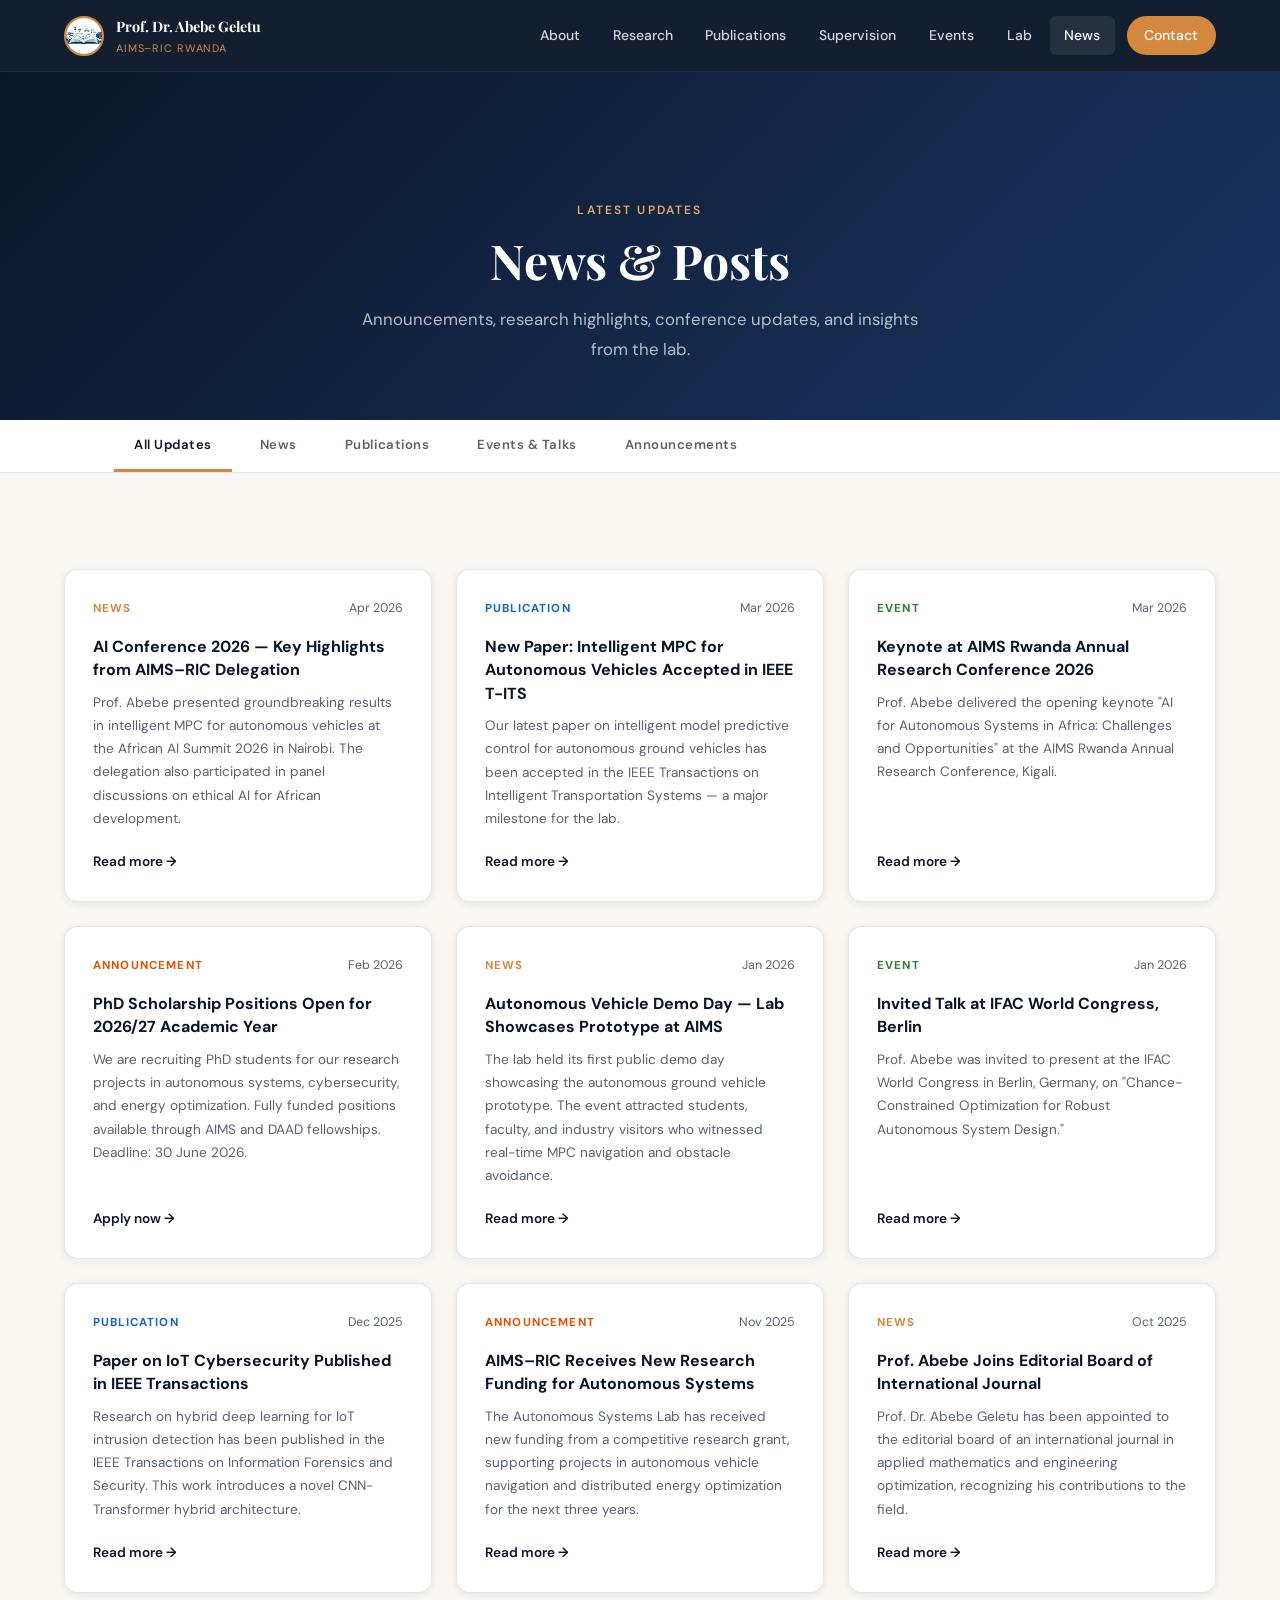
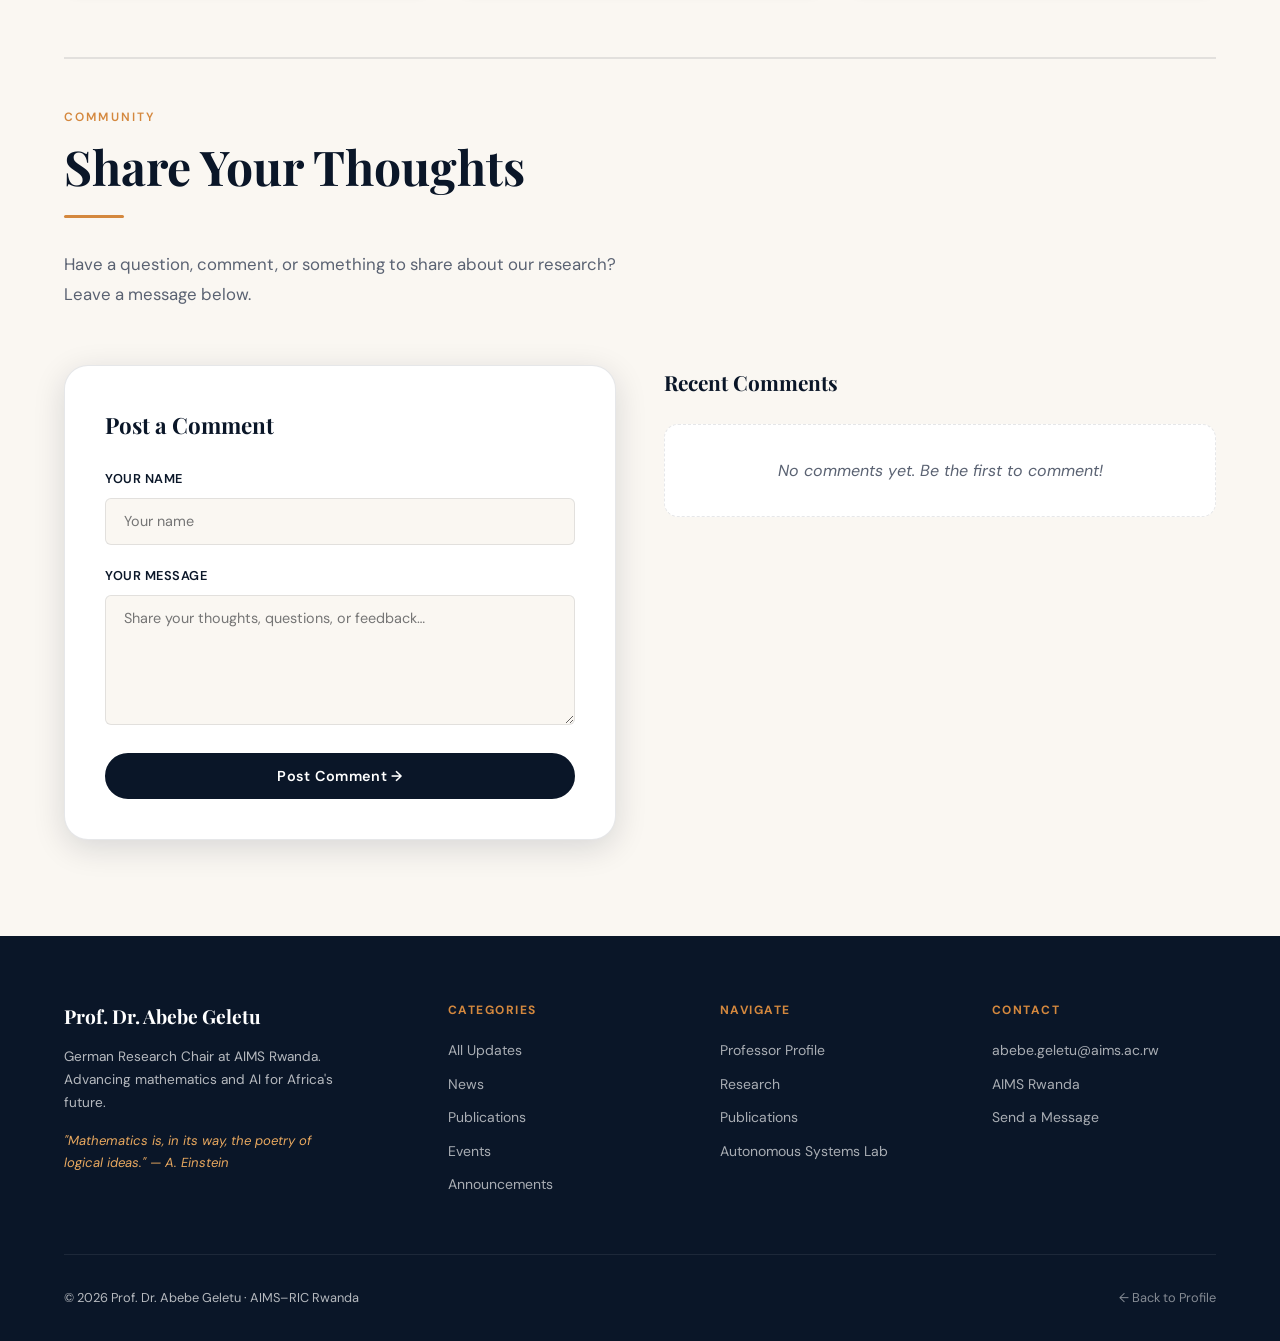
<file: news.html>
<!DOCTYPE html>
<html lang="en">
<head>
  <meta charset="UTF-8">
  <meta name="viewport" content="width=device-width, initial-scale=1.0">
  <meta name="description" content="News, updates, and blog posts from Prof. Dr. Abebe Geletu and the Autonomous Systems Lab at AIMS–RIC Rwanda.">
  <title>News &amp; Updates | Prof. Dr. Abebe Geletu</title>
  <link rel="stylesheet" href="asset/css/main.css">
  <link rel="preconnect" href="https://fonts.googleapis.com">
  <link rel="preconnect" href="https://fonts.gstatic.com" crossorigin>
  <link href="https://fonts.googleapis.com/css2?family=Playfair+Display:wght@400;600;700;900&family=DM+Sans:wght@300;400;500;600&family=DM+Mono:wght@400;500&display=swap" rel="stylesheet">
</head>
<body>

<!-- NAV -->
<nav class="main-nav">
  <div class="nav-inner">
    <a href="index.html" class="nav-logo">
      <img src="asset/photos/cover2.png" alt="Logo" onerror="this.style.background='#1a3460';this.removeAttribute('onerror')">
      <div class="nav-logo-text">
        <strong>Prof. Dr. Abebe Geletu</strong>
        <span>AIMS–RIC Rwanda</span>
      </div>
    </a>
    <ul class="nav-links" id="navLinks">
      <li><a href="index.html#about">About</a></li>
      <li><a href="index.html#research">Research</a></li>
      <li><a href="index.html#publications">Publications</a></li>
      <li><a href="index.html#supervision">Supervision</a></li>
      <li><a href="index.html#events">Events</a></li>
      <li><a href="lab.html">Lab</a></li>
      <li><a href="news.html" class="active">News</a></li>
      <li><a href="index.html#contact" class="nav-cta">Contact</a></li>
    </ul>
    <button class="nav-toggle" id="navToggle" aria-label="Toggle navigation">
      <span></span><span></span><span></span>
    </button>
  </div>
</nav>

<div class="page-content">

<!-- HERO -->
<section class="news-hero">
  <span class="section-label" style="color:var(--amber-lt);">Latest Updates</span>
  <h1 class="section-title" style="max-width:600px;margin:0.5rem auto 1rem;">News &amp; Posts</h1>
  <p class="section-sub">Announcements, research highlights, conference updates, and insights from the lab.</p>
</section>

<!-- FILTER BAR -->
<div style="background:var(--white);border-bottom:1px solid var(--border);position:sticky;top:72px;z-index:100;">
  <div style="max-width:1180px;margin:0 auto;padding:0 5%;display:flex;gap:0.5rem;overflow-x:auto;scrollbar-width:none;">
    <button class="filter-btn active" data-filter="all" style="white-space:nowrap;padding:1rem 1.25rem;font-size:0.82rem;font-weight:600;color:var(--navy);border-bottom:3px solid var(--amber);background:none;cursor:pointer;transition:all 0.2s;letter-spacing:0.04em;">All Updates</button>
    <button class="filter-btn" data-filter="news" style="white-space:nowrap;padding:1rem 1.25rem;font-size:0.82rem;font-weight:600;color:var(--text-muted);border-bottom:3px solid transparent;background:none;cursor:pointer;transition:all 0.2s;letter-spacing:0.04em;">News</button>
    <button class="filter-btn" data-filter="publication" style="white-space:nowrap;padding:1rem 1.25rem;font-size:0.82rem;font-weight:600;color:var(--text-muted);border-bottom:3px solid transparent;background:none;cursor:pointer;transition:all 0.2s;letter-spacing:0.04em;">Publications</button>
    <button class="filter-btn" data-filter="event" style="white-space:nowrap;padding:1rem 1.25rem;font-size:0.82rem;font-weight:600;color:var(--text-muted);border-bottom:3px solid transparent;background:none;cursor:pointer;transition:all 0.2s;letter-spacing:0.04em;">Events &amp; Talks</button>
    <button class="filter-btn" data-filter="announcement" style="white-space:nowrap;padding:1rem 1.25rem;font-size:0.82rem;font-weight:600;color:var(--text-muted);border-bottom:3px solid transparent;background:none;cursor:pointer;transition:all 0.2s;letter-spacing:0.04em;">Announcements</button>
  </div>
</div>

<!-- NEWS GRID -->
<section class="section bg-cream">
  <div class="section-inner">
    <div class="news-grid" id="newsGrid">

      <article class="news-card fade-up" data-category="news">
        <div class="news-card-head">
          <span class="news-category">News</span>
          <span class="news-date">Apr 2026</span>
        </div>
        <div class="news-card-body">
          <h3>AI Conference 2026 — Key Highlights from AIMS–RIC Delegation</h3>
          <p>Prof. Abebe presented groundbreaking results in intelligent MPC for autonomous vehicles at the African AI Summit 2026 in Nairobi. The delegation also participated in panel discussions on ethical AI for African development.</p>
          <a href="#" class="news-card-link">Read more →</a>
        </div>
      </article>

      <article class="news-card fade-up" data-category="publication">
        <div class="news-card-head">
          <span class="news-category" style="color:#1565c0;">Publication</span>
          <span class="news-date">Mar 2026</span>
        </div>
        <div class="news-card-body">
          <h3>New Paper: Intelligent MPC for Autonomous Vehicles Accepted in IEEE T-ITS</h3>
          <p>Our latest paper on intelligent model predictive control for autonomous ground vehicles has been accepted in the IEEE Transactions on Intelligent Transportation Systems — a major milestone for the lab.</p>
          <a href="#" class="news-card-link">Read more →</a>
        </div>
      </article>

      <article class="news-card fade-up" data-category="event">
        <div class="news-card-head">
          <span class="news-category" style="color:#2e7d32;">Event</span>
          <span class="news-date">Mar 2026</span>
        </div>
        <div class="news-card-body">
          <h3>Keynote at AIMS Rwanda Annual Research Conference 2026</h3>
          <p>Prof. Abebe delivered the opening keynote "AI for Autonomous Systems in Africa: Challenges and Opportunities" at the AIMS Rwanda Annual Research Conference, Kigali.</p>
          <a href="#" class="news-card-link">Read more →</a>
        </div>
      </article>

      <article class="news-card fade-up" data-category="announcement">
        <div class="news-card-head">
          <span class="news-category" style="color:#e65100;">Announcement</span>
          <span class="news-date">Feb 2026</span>
        </div>
        <div class="news-card-body">
          <h3>PhD Scholarship Positions Open for 2026/27 Academic Year</h3>
          <p>We are recruiting PhD students for our research projects in autonomous systems, cybersecurity, and energy optimization. Fully funded positions available through AIMS and DAAD fellowships. Deadline: 30 June 2026.</p>
          <a href="index.html#contact" class="news-card-link">Apply now →</a>
        </div>
      </article>

      <article class="news-card fade-up" data-category="news">
        <div class="news-card-head">
          <span class="news-category">News</span>
          <span class="news-date">Jan 2026</span>
        </div>
        <div class="news-card-body">
          <h3>Autonomous Vehicle Demo Day — Lab Showcases Prototype at AIMS</h3>
          <p>The lab held its first public demo day showcasing the autonomous ground vehicle prototype. The event attracted students, faculty, and industry visitors who witnessed real-time MPC navigation and obstacle avoidance.</p>
          <a href="#" class="news-card-link">Read more →</a>
        </div>
      </article>

      <article class="news-card fade-up" data-category="event">
        <div class="news-card-head">
          <span class="news-category" style="color:#2e7d32;">Event</span>
          <span class="news-date">Jan 2026</span>
        </div>
        <div class="news-card-body">
          <h3>Invited Talk at IFAC World Congress, Berlin</h3>
          <p>Prof. Abebe was invited to present at the IFAC World Congress in Berlin, Germany, on "Chance-Constrained Optimization for Robust Autonomous System Design."</p>
          <a href="#" class="news-card-link">Read more →</a>
        </div>
      </article>

      <article class="news-card fade-up" data-category="publication">
        <div class="news-card-head">
          <span class="news-category" style="color:#1565c0;">Publication</span>
          <span class="news-date">Dec 2025</span>
        </div>
        <div class="news-card-body">
          <h3>Paper on IoT Cybersecurity Published in IEEE Transactions</h3>
          <p>Research on hybrid deep learning for IoT intrusion detection has been published in the IEEE Transactions on Information Forensics and Security. This work introduces a novel CNN-Transformer hybrid architecture.</p>
          <a href="#" class="news-card-link">Read more →</a>
        </div>
      </article>

      <article class="news-card fade-up" data-category="announcement">
        <div class="news-card-head">
          <span class="news-category" style="color:#e65100;">Announcement</span>
          <span class="news-date">Nov 2025</span>
        </div>
        <div class="news-card-body">
          <h3>AIMS–RIC Receives New Research Funding for Autonomous Systems</h3>
          <p>The Autonomous Systems Lab has received new funding from a competitive research grant, supporting projects in autonomous vehicle navigation and distributed energy optimization for the next three years.</p>
          <a href="#" class="news-card-link">Read more →</a>
        </div>
      </article>

      <article class="news-card fade-up" data-category="news">
        <div class="news-card-head">
          <span class="news-category">News</span>
          <span class="news-date">Oct 2025</span>
        </div>
        <div class="news-card-body">
          <h3>Prof. Abebe Joins Editorial Board of International Journal</h3>
          <p>Prof. Dr. Abebe Geletu has been appointed to the editorial board of an international journal in applied mathematics and engineering optimization, recognizing his contributions to the field.</p>
          <a href="#" class="news-card-link">Read more →</a>
        </div>
      </article>

    </div>

    <!-- Community Posts -->
    <div style="margin-top:4rem;padding-top:3rem;border-top:2px solid var(--border);" id="community-section">
      <div class="section-header">
        <span class="section-label">Community</span>
        <h2 class="section-title">Share Your Thoughts</h2>
        <div class="divider"></div>
        <p class="section-sub">Have a question, comment, or something to share about our research? Leave a message below.</p>
      </div>

      <div style="display:grid;grid-template-columns:1fr 1fr;gap:3rem;align-items:start;" class="community-grid">
        <div>
          <div class="contact-form-wrap">
            <h3>Post a Comment</h3>
            <form id="commentForm">
              <div class="form-group">
                <label for="authorName">Your Name</label>
                <input type="text" id="authorName" placeholder="Your name" required>
              </div>
              <div class="form-group">
                <label for="commentText">Your Message</label>
                <textarea id="commentText" placeholder="Share your thoughts, questions, or feedback…" required></textarea>
              </div>
              <button type="submit" class="btn btn-primary" style="width:100%;justify-content:center;">Post Comment →</button>
            </form>
          </div>
        </div>

        <div>
          <h3 style="font-family:var(--font-display);font-size:1.3rem;color:var(--navy);margin-bottom:1.5rem;">Recent Comments</h3>
          <div id="postsDisplay">
            <div style="color:var(--text-muted);font-style:italic;padding:2rem;text-align:center;background:var(--white);border:1px dashed var(--border);border-radius:var(--radius-md);">
              No comments yet. Be the first to comment!
            </div>
          </div>
        </div>
      </div>
    </div>

  </div>
</section>

</div><!-- /page-content -->

<!-- FOOTER -->
<footer class="site-footer">
  <div class="footer-grid">
    <div class="footer-brand">
      <h4>Prof. Dr. Abebe Geletu</h4>
      <p>German Research Chair at AIMS Rwanda. Advancing mathematics and AI for Africa's future.</p>
      <p class="quote">"Mathematics is, in its way, the poetry of logical ideas." — A. Einstein</p>
    </div>
    <div class="footer-col">
      <h5>Categories</h5>
      <a href="#" onclick="filterNews('all')">All Updates</a>
      <a href="#" onclick="filterNews('news')">News</a>
      <a href="#" onclick="filterNews('publication')">Publications</a>
      <a href="#" onclick="filterNews('event')">Events</a>
      <a href="#" onclick="filterNews('announcement')">Announcements</a>
    </div>
    <div class="footer-col">
      <h5>Navigate</h5>
      <a href="index.html">Professor Profile</a>
      <a href="index.html#research">Research</a>
      <a href="index.html#publications">Publications</a>
      <a href="lab.html">Autonomous Systems Lab</a>
    </div>
    <div class="footer-col">
      <h5>Contact</h5>
      <a href="mailto:abebe.geletu@aims.ac.rw">abebe.geletu@aims.ac.rw</a>
      <a href="https://www.aims.ac.rw" target="_blank">AIMS Rwanda</a>
      <a href="index.html#contact">Send a Message</a>
    </div>
  </div>
  <div class="footer-bottom">
    <span>© 2026 Prof. Dr. Abebe Geletu · AIMS–RIC Rwanda</span>
    <span><a href="index.html">← Back to Profile</a></span>
  </div>
</footer>

<script src="asset/js/main.js"></script>
<script>
// Filter
const filterBtns = document.querySelectorAll('.filter-btn');
const newsCards  = document.querySelectorAll('.news-card');

function filterNews(cat) {
  newsCards.forEach(card => {
    const show = cat === 'all' || card.dataset.category === cat;
    card.style.display = show ? '' : 'none';
  });
}

filterBtns.forEach(btn => {
  btn.addEventListener('click', () => {
    filterBtns.forEach(b => {
      b.style.color = 'var(--text-muted)';
      b.style.borderBottomColor = 'transparent';
    });
    btn.style.color = 'var(--navy)';
    btn.style.borderBottomColor = 'var(--amber)';
    filterNews(btn.dataset.filter);
  });
});

// Comments
const POSTS_KEY = 'ag_lab_comments';

function loadComments() {
  const container = document.getElementById('postsDisplay');
  const posts = JSON.parse(localStorage.getItem(POSTS_KEY)) || [];

  if (posts.length === 0) {
    container.innerHTML = '<div style="color:var(--text-muted);font-style:italic;padding:2rem;text-align:center;background:var(--white);border:1px dashed var(--border);border-radius:var(--radius-md);">No comments yet. Be the first to comment!</div>';
    return;
  }

  container.innerHTML = posts.map(p => `
    <div style="background:var(--white);border:1px solid var(--border);border-radius:var(--radius-md);padding:1.25rem;margin-bottom:1rem;box-shadow:var(--shadow-sm);">
      <div style="display:flex;align-items:center;gap:0.75rem;margin-bottom:0.75rem;">
        <div style="width:36px;height:36px;background:var(--navy);color:var(--amber);border-radius:50%;display:flex;align-items:center;justify-content:center;font-weight:700;font-size:0.85rem;flex-shrink:0;">${escHtml(p.author.charAt(0).toUpperCase())}</div>
        <div>
          <div style="font-weight:600;font-size:0.875rem;color:var(--navy);">${escHtml(p.author)}</div>
          <div style="font-size:0.75rem;color:var(--text-muted);">${p.time}</div>
        </div>
        <button onclick="deleteComment(${p.id})" style="margin-left:auto;font-size:0.75rem;color:var(--text-muted);background:none;border:1px solid var(--border);padding:0.2rem 0.6rem;border-radius:var(--radius-sm);cursor:pointer;">Delete</button>
      </div>
      <p style="font-size:0.875rem;color:var(--text-muted);line-height:1.65;">${escHtml(p.text)}</p>
    </div>
  `).join('');
}

function escHtml(str) {
  return str.replace(/[&<>"']/g, m => ({'&':'&amp;','<':'&lt;','>':'&gt;','"':'&quot;',"'":'&#039;'}[m]));
}

function deleteComment(id) {
  if (!confirm('Delete this comment?')) return;
  let posts = JSON.parse(localStorage.getItem(POSTS_KEY)) || [];
  localStorage.setItem(POSTS_KEY, JSON.stringify(posts.filter(p => p.id !== id)));
  loadComments();
}

document.getElementById('commentForm').addEventListener('submit', function(e) {
  e.preventDefault();
  const author = document.getElementById('authorName').value.trim();
  const text   = document.getElementById('commentText').value.trim();
  if (!author || !text) return;

  let posts = JSON.parse(localStorage.getItem(POSTS_KEY)) || [];
  posts.unshift({ id: Date.now(), author, text, time: new Date().toLocaleString() });
  localStorage.setItem(POSTS_KEY, JSON.stringify(posts));

  this.reset();
  loadComments();

  const toast = document.createElement('div');
  toast.textContent = '✓ Comment posted!';
  toast.style.cssText = 'position:fixed;top:90px;right:20px;background:var(--navy);color:var(--white);padding:0.75rem 1.25rem;border-radius:var(--radius-md);font-size:0.875rem;font-weight:600;z-index:9999;box-shadow:var(--shadow-md);';
  document.body.appendChild(toast);
  setTimeout(() => toast.remove(), 3000);
});

loadComments();
</script>

<style>
  @media (max-width: 768px) {
    .community-grid { grid-template-columns: 1fr !important; }
  }
</style>
</body>
</html>
</file>
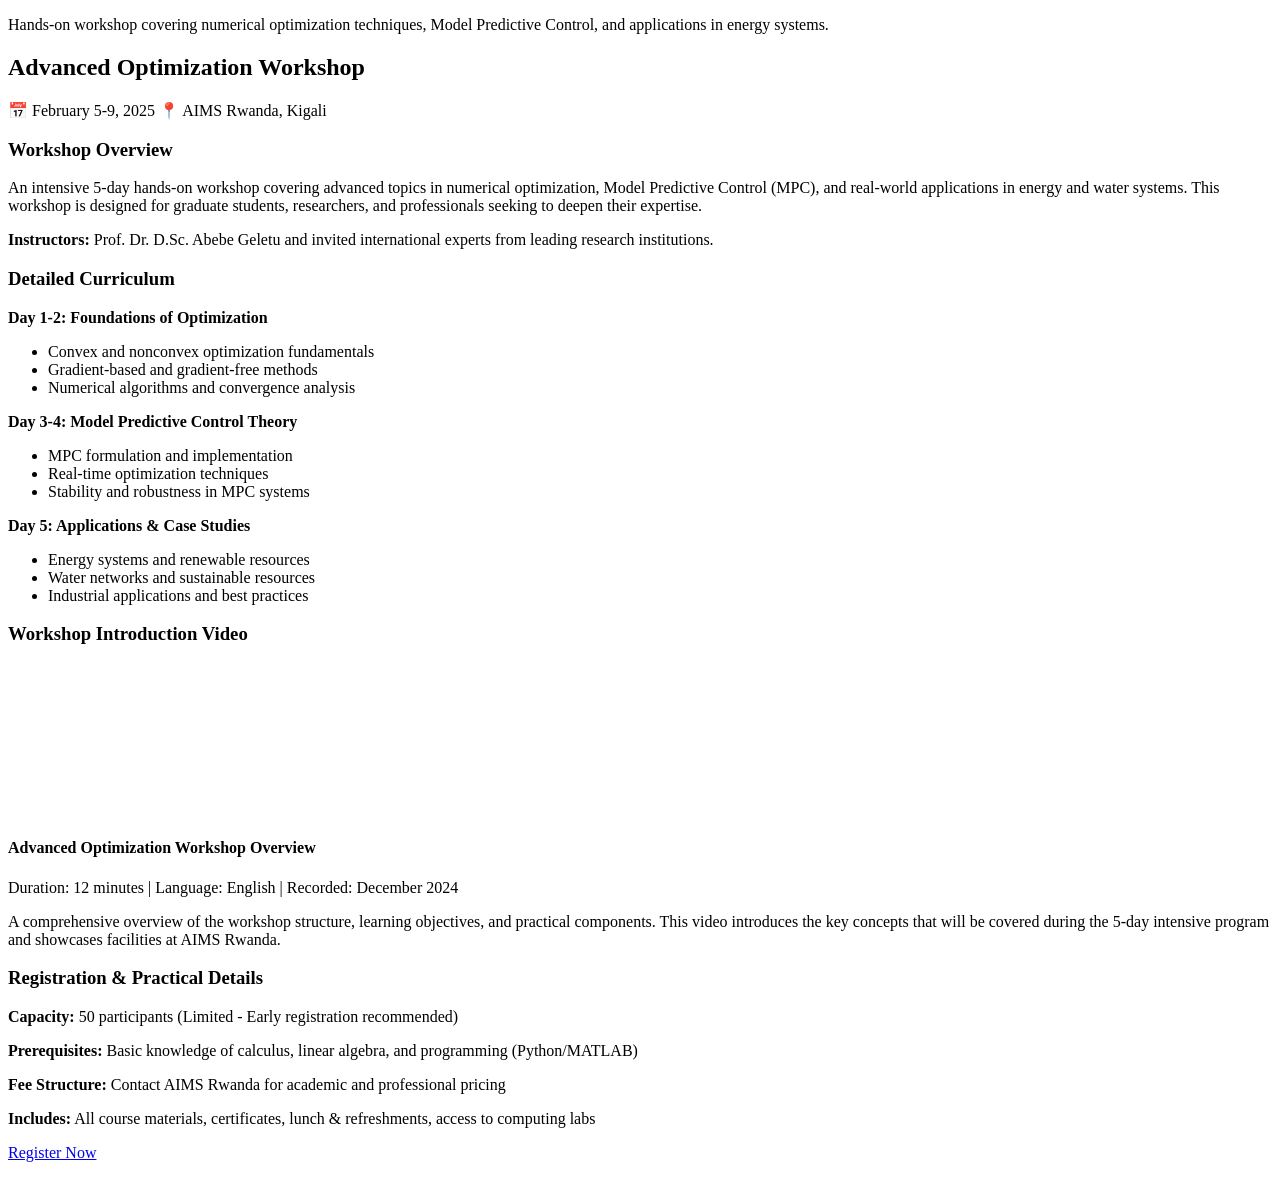
<file: events/AI_workshop.html>
<!DOCTYPE html>
<html lang="en">
<head>
  <meta charset="UTF-8">
  <title>Advanced Optimization Workshop - Event Details</title>
</head>
<body>

<!-- PREVIEW TEXT (shown on event card) -->
<div class="event-preview">
  <p>Hands-on workshop covering numerical optimization techniques, Model Predictive Control, and applications in energy systems.</p>
</div>

<!-- FULL CONTENT (shown in modal) -->
<div class="event-details">
  <div class="modal-header">
    <h2>Advanced Optimization Workshop</h2>
    <div class="event-meta-large">
      <span>📅 February 5-9, 2025</span>
      <span>📍 AIMS Rwanda, Kigali</span>
    </div>
  </div>

  <div class="modal-section">
    <h3>Workshop Overview</h3>
    <p>An intensive 5-day hands-on workshop covering advanced topics in numerical optimization, Model Predictive Control (MPC), and real-world applications in energy and water systems. This workshop is designed for graduate students, researchers, and professionals seeking to deepen their expertise.</p>
    <p><strong>Instructors:</strong> Prof. Dr. D.Sc. Abebe Geletu and invited international experts from leading research institutions.</p>
  </div>

  <div class="modal-section">
    <h3>Detailed Curriculum</h3>
    <div class="curriculum-box">
      <div class="curriculum-day">
        <strong>Day 1-2: Foundations of Optimization</strong>
        <ul>
          <li>Convex and nonconvex optimization fundamentals</li>
          <li>Gradient-based and gradient-free methods</li>
          <li>Numerical algorithms and convergence analysis</li>
        </ul>
      </div>
      <div class="curriculum-day">
        <strong>Day 3-4: Model Predictive Control Theory</strong>
        <ul>
          <li>MPC formulation and implementation</li>
          <li>Real-time optimization techniques</li>
          <li>Stability and robustness in MPC systems</li>
        </ul>
      </div>
      <div class="curriculum-day">
        <strong>Day 5: Applications & Case Studies</strong>
        <ul>
          <li>Energy systems and renewable resources</li>
          <li>Water networks and sustainable resources</li>
          <li>Industrial applications and best practices</li>
        </ul>
      </div>
    </div>
  </div>

  <div class="modal-section">
    <h3>Workshop Introduction Video</h3>
    <div class="video-wrapper">
      <div class="video-container">
        <iframe src="https://www.youtube.com/embed/6wj9eWRww98" title="Workshop Introduction" frameborder="0" allow="accelerometer; autoplay; clipboard-write; encrypted-media; gyroscope; picture-in-picture" allowfullscreen></iframe>
      </div>
      <div class="video-info">
        <h4>Advanced Optimization Workshop Overview</h4>
        <p class="video-meta">Duration: 12 minutes | Language: English | Recorded: December 2024</p>
        <p class="video-description">A comprehensive overview of the workshop structure, learning objectives, and practical components. This video introduces the key concepts that will be covered during the 5-day intensive program and showcases facilities at AIMS Rwanda.</p>
      </div>
    </div>
  </div>

  <div class="modal-section">
    <h3>Registration & Practical Details</h3>
    <p><strong>Capacity:</strong> 50 participants (Limited - Early registration recommended)</p>
    <p><strong>Prerequisites:</strong> Basic knowledge of calculus, linear algebra, and programming (Python/MATLAB)</p>
    <p><strong>Fee Structure:</strong> Contact AIMS Rwanda for academic and professional pricing</p>
    <p><strong>Includes:</strong> All course materials, certificates, lunch & refreshments, access to computing labs</p>
    <p><a href="mailto:info@aims.ac.rw" class="btn-register">Register Now</a></p>
  </div>
</div>

</body>
</html>
</file>
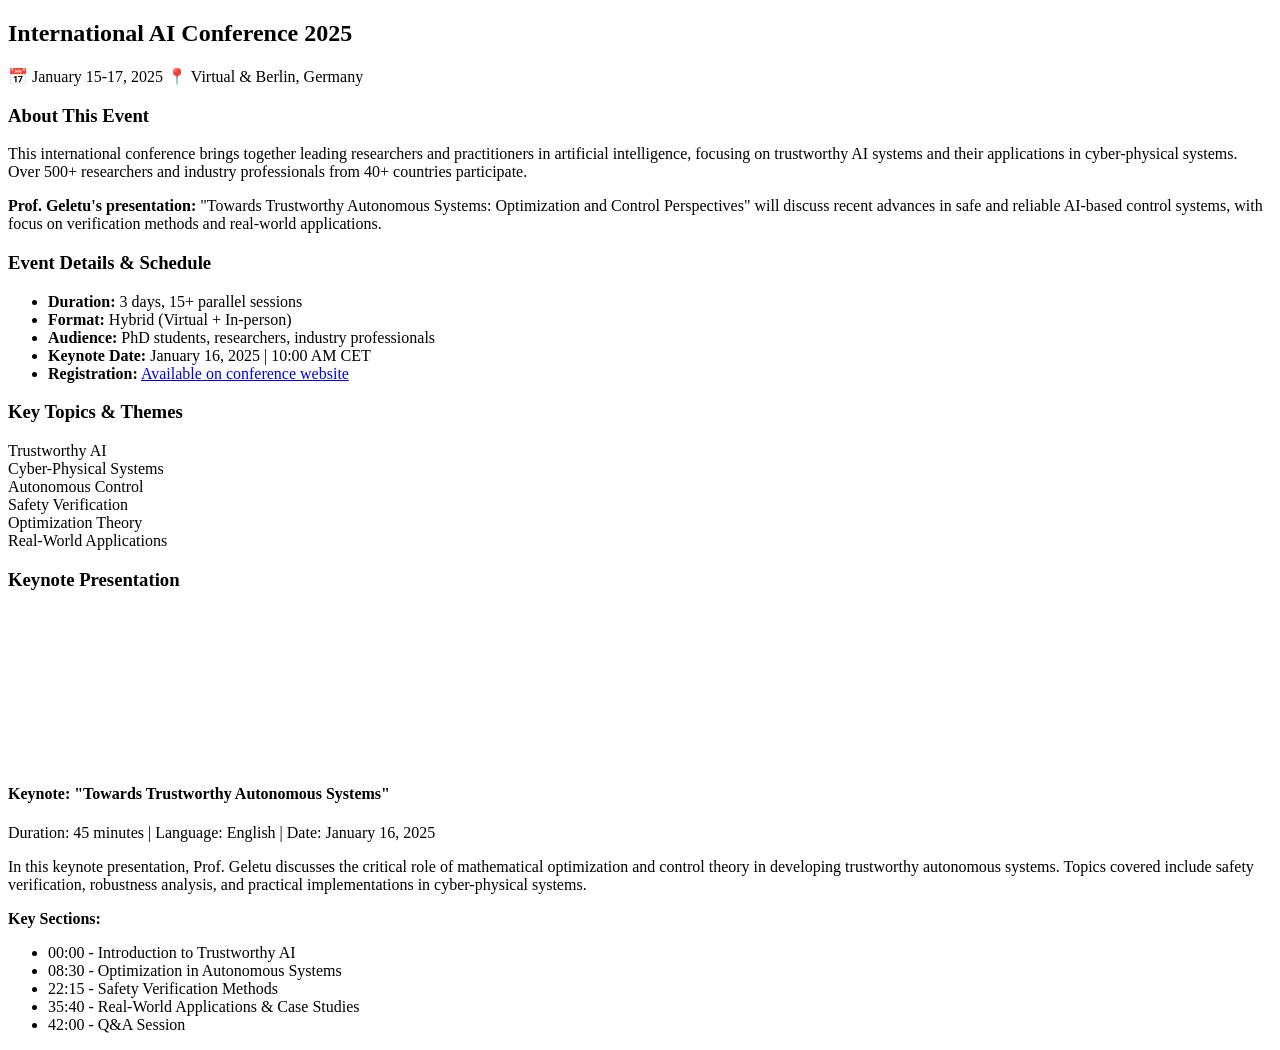
<file: events/event1.html>
<!DOCTYPE html>
<html lang="en">
<head>
  <meta charset="UTF-8">
  <title>International AI Conference 2025 - Event Details</title>
</head>
<body>

<div class="event-details">
  <h2>International AI Conference 2025</h2>
  <div class="event-meta-large">
    <span>📅 January 15-17, 2025</span>
    <span>📍 Virtual & Berlin, Germany</span>
  </div>

  <div class="modal-section">
    <h3>About This Event</h3>
    <p>This international conference brings together leading researchers and practitioners in artificial intelligence, focusing on trustworthy AI systems and their applications in cyber-physical systems. Over 500+ researchers and industry professionals from 40+ countries participate.</p>
    <p><strong>Prof. Geletu's presentation:</strong> "Towards Trustworthy Autonomous Systems: Optimization and Control Perspectives" will discuss recent advances in safe and reliable AI-based control systems, with focus on verification methods and real-world applications.</p>
  </div>

  <div class="modal-section">
    <h3>Event Details & Schedule</h3>
    <ul>
      <li><strong>Duration:</strong> 3 days, 15+ parallel sessions</li>
      <li><strong>Format:</strong> Hybrid (Virtual + In-person)</li>
      <li><strong>Audience:</strong> PhD students, researchers, industry professionals</li>
      <li><strong>Keynote Date:</strong> January 16, 2025 | 10:00 AM CET</li>
      <li><strong>Registration:</strong> <a href="#">Available on conference website</a></li>
    </ul>
  </div>

  <div class="modal-section">
    <h3>Key Topics & Themes</h3>
    <div class="topics-grid">
      <div class="topic-box">Trustworthy AI</div>
      <div class="topic-box">Cyber-Physical Systems</div>
      <div class="topic-box">Autonomous Control</div>
      <div class="topic-box">Safety Verification</div>
      <div class="topic-box">Optimization Theory</div>
      <div class="topic-box">Real-World Applications</div>
    </div>
  </div>

  <div class="modal-section">
    <h3>Keynote Presentation</h3>
    <div class="video-wrapper">
      <div class="video-container">
        <iframe src="https://www.youtube.com/embed/dQw4w9WgXcQ" title="Keynote Presentation - Trustworthy Autonomous Systems" frameborder="0" allow="accelerometer; autoplay; clipboard-write; encrypted-media; gyroscope; picture-in-picture" allowfullscreen></iframe>
      </div>
      <div class="video-info">
        <h4>Keynote: "Towards Trustworthy Autonomous Systems"</h4>
        <p class="video-meta">Duration: 45 minutes | Language: English | Date: January 16, 2025</p>
        <p class="video-description">In this keynote presentation, Prof. Geletu discusses the critical role of mathematical optimization and control theory in developing trustworthy autonomous systems. Topics covered include safety verification, robustness analysis, and practical implementations in cyber-physical systems.</p>
        <div class="video-timestamps">
          <strong>Key Sections:</strong>
          <ul>
            <li>00:00 - Introduction to Trustworthy AI</li>
            <li>08:30 - Optimization in Autonomous Systems</li>
            <li>22:15 - Safety Verification Methods</li>
            <li>35:40 - Real-World Applications & Case Studies</li>
            <li>42:00 - Q&A Session</li>
          </ul>
        </div>
      </div>
    </div>
  </div>
</div>

</body>
</html>
</file>
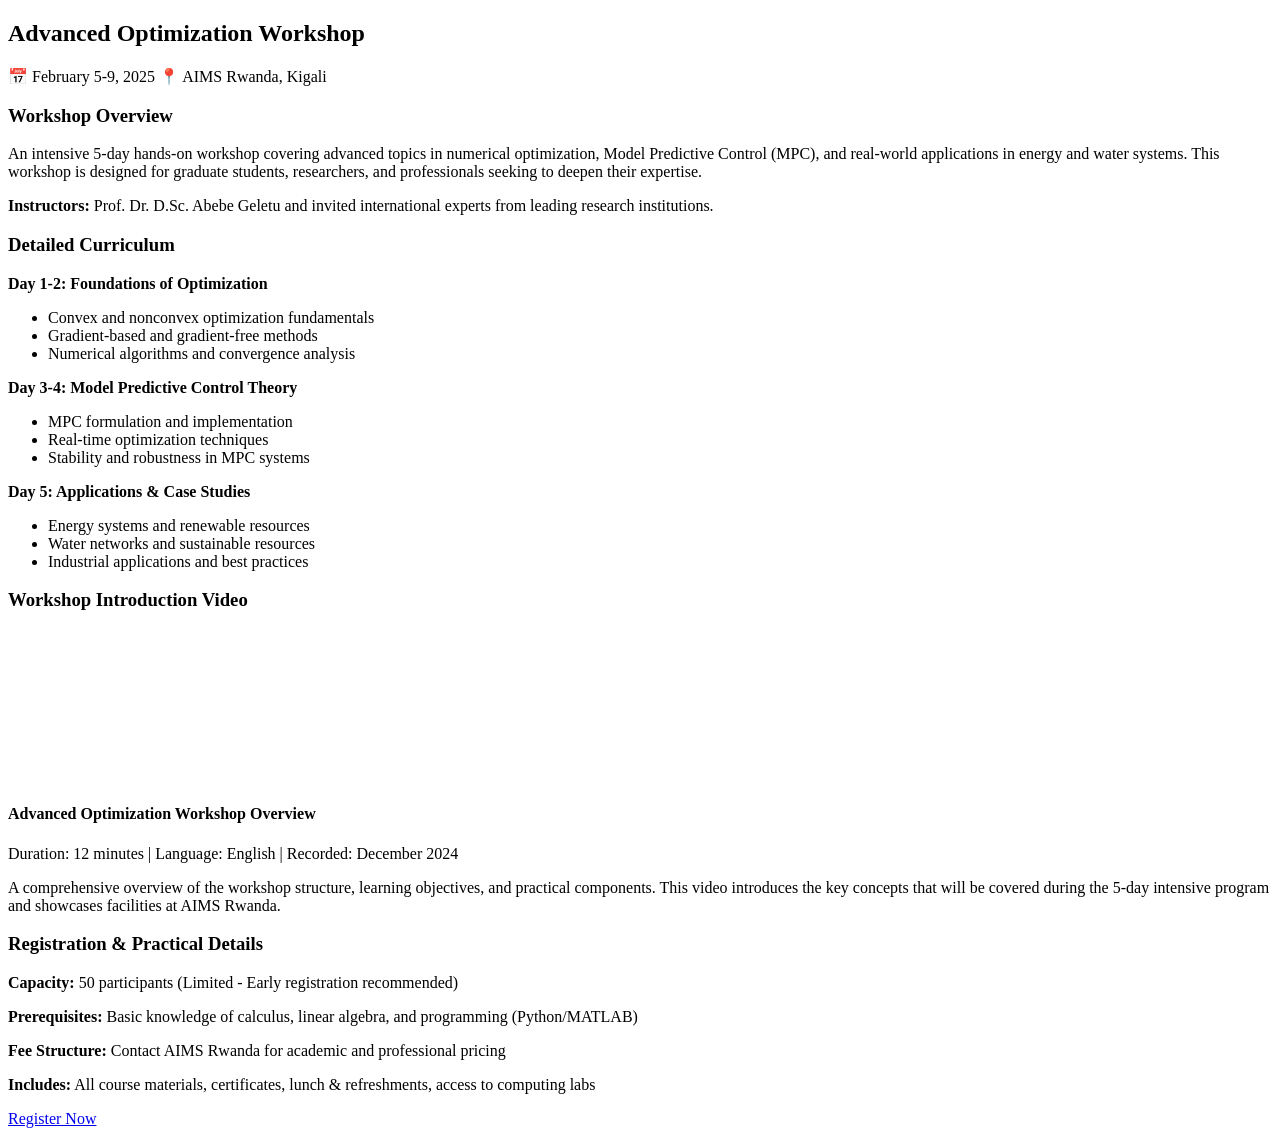
<file: events/event2.html>
<!DOCTYPE html>
<html lang="en">
<head>
  <meta charset="UTF-8">
  <title>Advanced Optimization Workshop - Event Details</title>
</head>
<body>

<div class="event-details">
  <h2>Advanced Optimization Workshop</h2>
  <div class="event-meta-large">
    <span>📅 February 5-9, 2025</span>
    <span>📍 AIMS Rwanda, Kigali</span>
  </div>

  <div class="modal-section">
    <h3>Workshop Overview</h3>
    <p>An intensive 5-day hands-on workshop covering advanced topics in numerical optimization, Model Predictive Control (MPC), and real-world applications in energy and water systems. This workshop is designed for graduate students, researchers, and professionals seeking to deepen their expertise.</p>
    <p><strong>Instructors:</strong> Prof. Dr. D.Sc. Abebe Geletu and invited international experts from leading research institutions.</p>
  </div>

  <div class="modal-section">
    <h3>Detailed Curriculum</h3>
    <div class="curriculum-box">
      <div class="curriculum-day">
        <strong>Day 1-2: Foundations of Optimization</strong>
        <ul>
          <li>Convex and nonconvex optimization fundamentals</li>
          <li>Gradient-based and gradient-free methods</li>
          <li>Numerical algorithms and convergence analysis</li>
        </ul>
      </div>
      <div class="curriculum-day">
        <strong>Day 3-4: Model Predictive Control Theory</strong>
        <ul>
          <li>MPC formulation and implementation</li>
          <li>Real-time optimization techniques</li>
          <li>Stability and robustness in MPC systems</li>
        </ul>
      </div>
      <div class="curriculum-day">
        <strong>Day 5: Applications & Case Studies</strong>
        <ul>
          <li>Energy systems and renewable resources</li>
          <li>Water networks and sustainable resources</li>
          <li>Industrial applications and best practices</li>
        </ul>
      </div>
    </div>
  </div>

  <div class="modal-section">
    <h3>Workshop Introduction Video</h3>
    <div class="video-wrapper">
      <div class="video-container">
        <iframe src="https://www.youtube.com/embed/jNQXAC9IVRw" title="Workshop Introduction" frameborder="0" allow="accelerometer; autoplay; clipboard-write; encrypted-media; gyroscope; picture-in-picture" allowfullscreen></iframe>
      </div>
      <div class="video-info">
        <h4>Advanced Optimization Workshop Overview</h4>
        <p class="video-meta">Duration: 12 minutes | Language: English | Recorded: December 2024</p>
        <p class="video-description">A comprehensive overview of the workshop structure, learning objectives, and practical components. This video introduces the key concepts that will be covered during the 5-day intensive program and showcases facilities at AIMS Rwanda.</p>
      </div>
    </div>
  </div>

  <div class="modal-section">
    <h3>Registration & Practical Details</h3>
    <p><strong>Capacity:</strong> 50 participants (Limited - Early registration recommended)</p>
    <p><strong>Prerequisites:</strong> Basic knowledge of calculus, linear algebra, and programming (Python/MATLAB)</p>
    <p><strong>Fee Structure:</strong> Contact AIMS Rwanda for academic and professional pricing</p>
    <p><strong>Includes:</strong> All course materials, certificates, lunch & refreshments, access to computing labs</p>
    <p><a href="mailto:info@aims.ac.rw" class="btn-register">Register Now</a></p>
  </div>
</div>

</body>
</html>
</file>
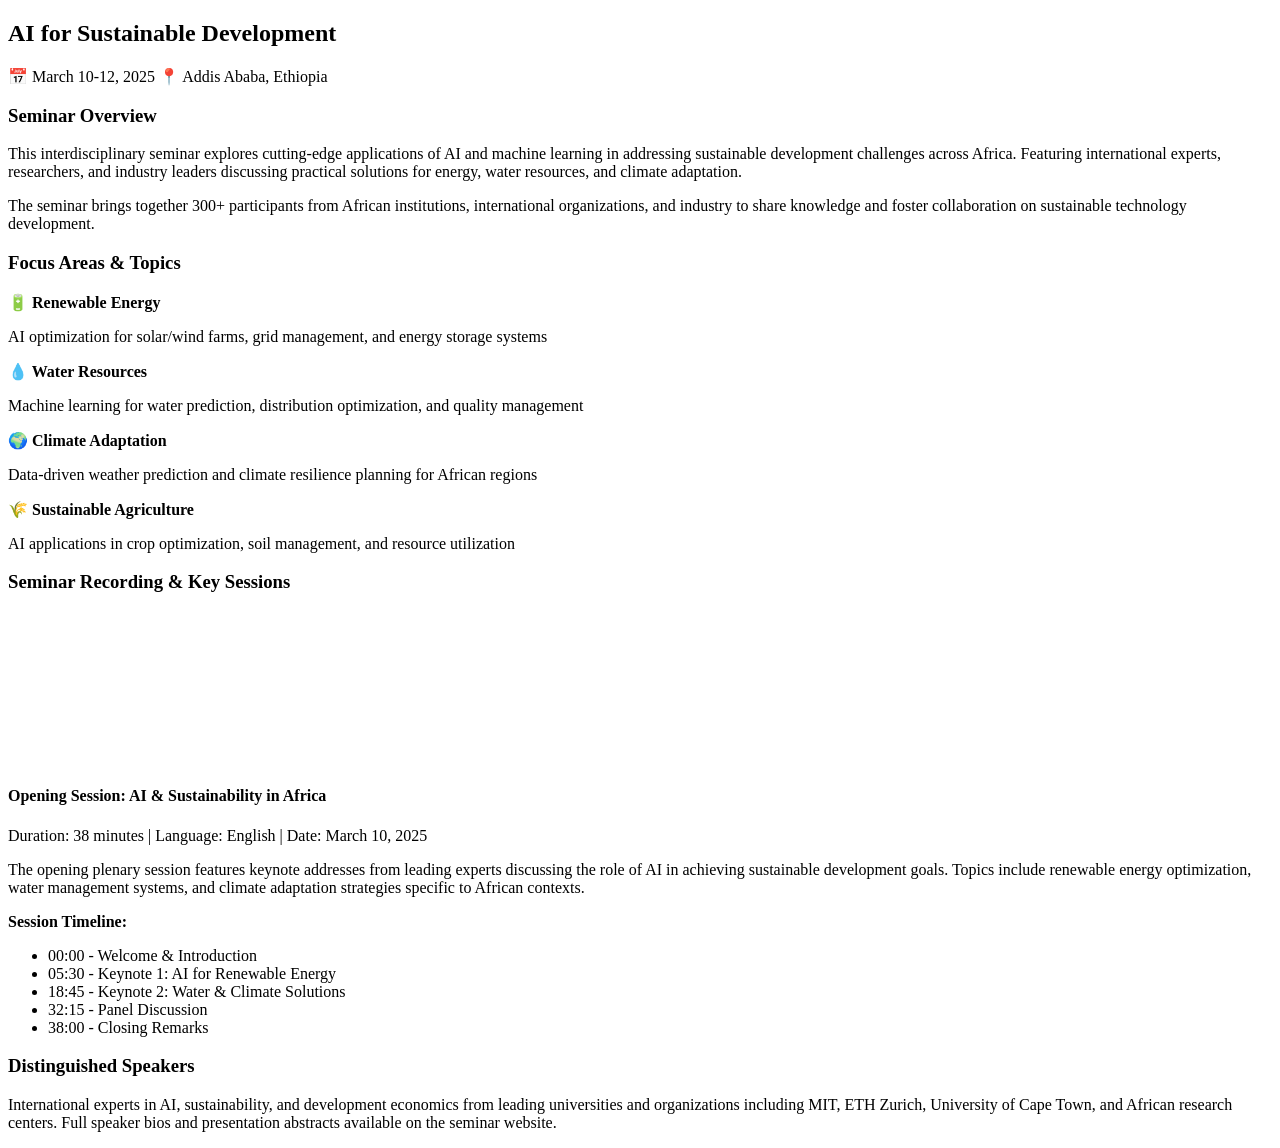
<file: events/event3.html>
<!DOCTYPE html>
<html lang="en">
<head>
  <meta charset="UTF-8">
  <title>AI for Sustainable Development - Event Details</title>
</head>
<body>

<div class="event-details">
  <h2>AI for Sustainable Development</h2>
  <div class="event-meta-large">
    <span>📅 March 10-12, 2025</span>
    <span>📍 Addis Ababa, Ethiopia</span>
  </div>

  <div class="modal-section">
    <h3>Seminar Overview</h3>
    <p>This interdisciplinary seminar explores cutting-edge applications of AI and machine learning in addressing sustainable development challenges across Africa. Featuring international experts, researchers, and industry leaders discussing practical solutions for energy, water resources, and climate adaptation.</p>
    <p>The seminar brings together 300+ participants from African institutions, international organizations, and industry to share knowledge and foster collaboration on sustainable technology development.</p>
  </div>

  <div class="modal-section">
    <h3>Focus Areas & Topics</h3>
    <div class="focus-areas">
      <div class="focus-item">
        <strong>🔋 Renewable Energy</strong>
        <p>AI optimization for solar/wind farms, grid management, and energy storage systems</p>
      </div>
      <div class="focus-item">
        <strong>💧 Water Resources</strong>
        <p>Machine learning for water prediction, distribution optimization, and quality management</p>
      </div>
      <div class="focus-item">
        <strong>🌍 Climate Adaptation</strong>
        <p>Data-driven weather prediction and climate resilience planning for African regions</p>
      </div>
      <div class="focus-item">
        <strong>🌾 Sustainable Agriculture</strong>
        <p>AI applications in crop optimization, soil management, and resource utilization</p>
      </div>
    </div>
  </div>

  <div class="modal-section">
    <h3>Seminar Recording & Key Sessions</h3>
    <div class="video-wrapper">
      <div class="video-container">
        <iframe src="https://www.youtube.com/embed/9bZkp7q19f0" title="AI for Sustainable Development Seminar" frameborder="0" allow="accelerometer; autoplay; clipboard-write; encrypted-media; gyroscope; picture-in-picture" allowfullscreen></iframe>
      </div>
      <div class="video-info">
        <h4>Opening Session: AI & Sustainability in Africa</h4>
        <p class="video-meta">Duration: 38 minutes | Language: English | Date: March 10, 2025</p>
        <p class="video-description">The opening plenary session features keynote addresses from leading experts discussing the role of AI in achieving sustainable development goals. Topics include renewable energy optimization, water management systems, and climate adaptation strategies specific to African contexts.</p>
        <div class="video-timestamps">
          <strong>Session Timeline:</strong>
          <ul>
            <li>00:00 - Welcome & Introduction</li>
            <li>05:30 - Keynote 1: AI for Renewable Energy</li>
            <li>18:45 - Keynote 2: Water & Climate Solutions</li>
            <li>32:15 - Panel Discussion</li>
            <li>38:00 - Closing Remarks</li>
          </ul>
        </div>
      </div>
    </div>
  </div>

  <div class="modal-section">
    <h3>Distinguished Speakers</h3>
    <p>International experts in AI, sustainability, and development economics from leading universities and organizations including MIT, ETH Zurich, University of Cape Town, and African research centers. Full speaker bios and presentation abstracts available on the seminar website.</p>
  </div>
</div>

</body>
</html>
</file>
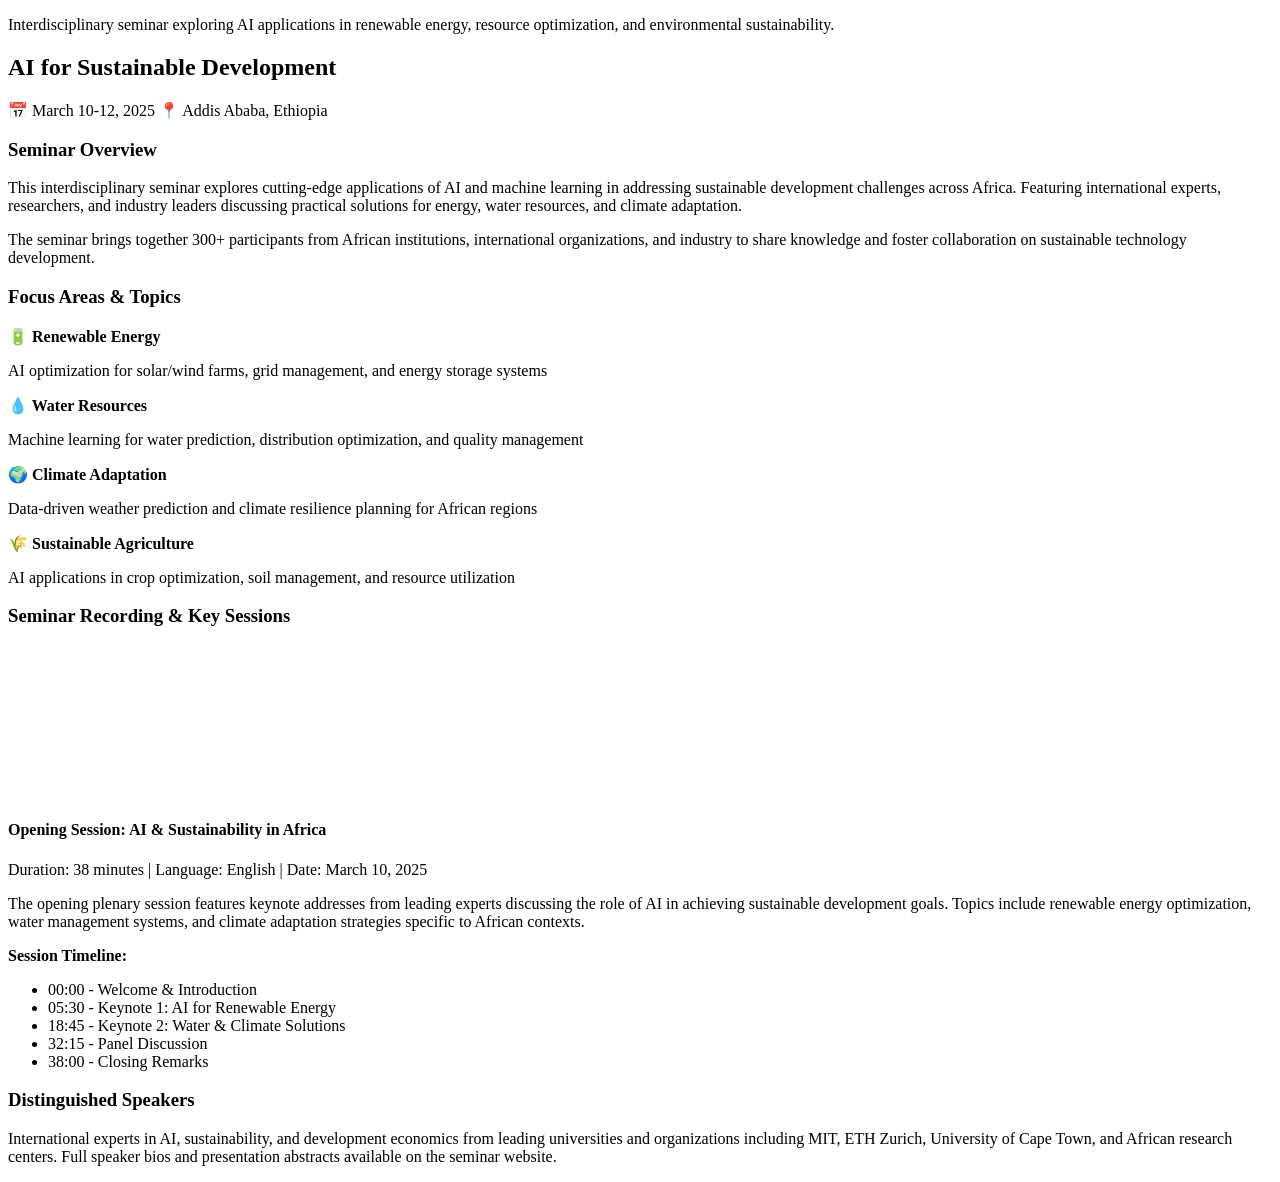
<file: events/Lab-Demo.html>
<!DOCTYPE html>
<html lang="en">
<head>
  <meta charset="UTF-8">
  <title>AI for Sustainable Development - Event Details</title>
</head>
<body>

<!-- PREVIEW TEXT (shown on event card) -->
<div class="event-preview">
  <p>Interdisciplinary seminar exploring AI applications in renewable energy, resource optimization, and environmental sustainability.</p>
</div>

<!-- FULL CONTENT (shown in modal) -->
<div class="event-details">
  <div class="modal-header">
    <h2>AI for Sustainable Development</h2>
    <div class="event-meta-large">
      <span>📅 March 10-12, 2025</span>
      <span>📍 Addis Ababa, Ethiopia</span>
    </div>
  </div>

  <div class="modal-section">
    <h3>Seminar Overview</h3>
    <p>This interdisciplinary seminar explores cutting-edge applications of AI and machine learning in addressing sustainable development challenges across Africa. Featuring international experts, researchers, and industry leaders discussing practical solutions for energy, water resources, and climate adaptation.</p>
    <p>The seminar brings together 300+ participants from African institutions, international organizations, and industry to share knowledge and foster collaboration on sustainable technology development.</p>
  </div>

  <div class="modal-section">
    <h3>Focus Areas & Topics</h3>
    <div class="focus-areas">
      <div class="focus-item">
        <strong>🔋 Renewable Energy</strong>
        <p>AI optimization for solar/wind farms, grid management, and energy storage systems</p>
      </div>
      <div class="focus-item">
        <strong>💧 Water Resources</strong>
        <p>Machine learning for water prediction, distribution optimization, and quality management</p>
      </div>
      <div class="focus-item">
        <strong>🌍 Climate Adaptation</strong>
        <p>Data-driven weather prediction and climate resilience planning for African regions</p>
      </div>
      <div class="focus-item">
        <strong>🌾 Sustainable Agriculture</strong>
        <p>AI applications in crop optimization, soil management, and resource utilization</p>
      </div>
    </div>
  </div>

  <div class="modal-section">
    <h3>Seminar Recording & Key Sessions</h3>
    <div class="video-wrapper">
      <div class="video-container">
        <iframe src="https://www.youtube.com/embed/mNMzpxiCWNk" title="AI for Sustainable Development Seminar" frameborder="0" allow="accelerometer; autoplay; clipboard-write; encrypted-media; gyroscope; picture-in-picture" allowfullscreen></iframe>
      </div>
      <div class="video-info">
        <h4>Opening Session: AI & Sustainability in Africa</h4>
        <p class="video-meta">Duration: 38 minutes | Language: English | Date: March 10, 2025</p>
        <p class="video-description">The opening plenary session features keynote addresses from leading experts discussing the role of AI in achieving sustainable development goals. Topics include renewable energy optimization, water management systems, and climate adaptation strategies specific to African contexts.</p>
        <div class="video-timestamps">
          <strong>Session Timeline:</strong>
          <ul>
            <li>00:00 - Welcome & Introduction</li>
            <li>05:30 - Keynote 1: AI for Renewable Energy</li>
            <li>18:45 - Keynote 2: Water & Climate Solutions</li>
            <li>32:15 - Panel Discussion</li>
            <li>38:00 - Closing Remarks</li>
          </ul>
        </div>
      </div>
    </div>
  </div>

  <div class="modal-section">
    <h3>Distinguished Speakers</h3>
    <p>International experts in AI, sustainability, and development economics from leading universities and organizations including MIT, ETH Zurich, University of Cape Town, and African research centers. Full speaker bios and presentation abstracts available on the seminar website.</p>
  </div>
</div>

</body>
</html>
</file>
<file: asset/css/main.css>
/* ============================================================
   PROF. DR. ABEBE GELETU — Design System
   Aesthetic: Deep Navy & Amber — editorial / refined academic
   ============================================================ */

/* ---------- Google Fonts ---------- */
@import url('https://fonts.googleapis.com/css2?family=Playfair+Display:wght@400;600;700;900&family=DM+Sans:wght@300;400;500;600&family=DM+Mono:wght@400;500&display=swap');

/* ---------- Design Tokens ---------- */
:root {
  --navy:       #0a1628;
  --navy-mid:   #0f2040;
  --navy-soft:  #1a3460;
  --amber:      #d4883e;
  --amber-lt:   #e8a85f;
  --amber-pale: #f5e6d3;
  --cream:      #faf7f2;
  --white:      #ffffff;
  --text:       #1a1a2e;
  --text-muted: #5a6272;
  --border:     rgba(10,22,40,0.1);

  --font-display: 'Playfair Display', Georgia, serif;
  --font-body:    'DM Sans', system-ui, sans-serif;
  --font-mono:    'DM Mono', monospace;

  --radius-sm: 6px;
  --radius-md: 14px;
  --radius-lg: 24px;

  --shadow-sm: 0 2px 10px rgba(10,22,40,0.08);
  --shadow-md: 0 8px 32px rgba(10,22,40,0.14);
  --shadow-lg: 0 20px 60px rgba(10,22,40,0.22);

  --nav-h: 72px;
  --section-pad: 6rem 5%;

  --transition: 0.3s cubic-bezier(0.4, 0, 0.2, 1);
}

/* ---------- Reset ---------- */
*, *::before, *::after { box-sizing: border-box; margin: 0; padding: 0; }
html { scroll-behavior: smooth; font-size: 16px; }
body {
  font-family: var(--font-body);
  background: var(--cream);
  color: var(--text);
  line-height: 1.7;
  overflow-x: hidden;
}
img, video { max-width: 100%; display: block; }
a { text-decoration: none; color: inherit; }
ul { list-style: none; }
button { font-family: inherit; cursor: pointer; border: none; background: none; }

/* ---------- Typography Helpers ---------- */
.display { font-family: var(--font-display); }
.mono    { font-family: var(--font-mono); }
.section-label {
  font-size: 0.75rem;
  font-weight: 600;
  letter-spacing: 0.18em;
  text-transform: uppercase;
  color: var(--amber);
  margin-bottom: 0.7rem;
  display: block;
}
.section-title {
  font-family: var(--font-display);
  font-size: clamp(2rem, 4vw, 3rem);
  font-weight: 700;
  color: var(--navy);
  line-height: 1.2;
  margin-bottom: 1.2rem;
}
.section-sub {
  font-size: 1.05rem;
  color: var(--text-muted);
  max-width: 580px;
  line-height: 1.75;
}

/* ---------- Buttons ---------- */
.btn {
  display: inline-flex;
  align-items: center;
  gap: 0.5rem;
  padding: 0.75rem 1.75rem;
  border-radius: 40px;
  font-size: 0.9rem;
  font-weight: 600;
  transition: var(--transition);
  letter-spacing: 0.02em;
}
.btn-primary {
  background: var(--navy);
  color: var(--white);
  border: 2px solid var(--navy);
}
.btn-primary:hover {
  background: var(--navy-soft);
  border-color: var(--navy-soft);
  transform: translateY(-2px);
  box-shadow: var(--shadow-md);
}
.btn-amber {
  background: var(--amber);
  color: var(--white);
  border: 2px solid var(--amber);
}
.btn-amber:hover {
  background: var(--amber-lt);
  border-color: var(--amber-lt);
  transform: translateY(-2px);
  box-shadow: 0 8px 24px rgba(212,136,62,0.3);
}
.btn-outline {
  background: transparent;
  color: var(--navy);
  border: 2px solid var(--navy);
}
.btn-outline:hover {
  background: var(--navy);
  color: var(--white);
  transform: translateY(-2px);
}
.btn-outline-light {
  background: transparent;
  color: var(--white);
  border: 2px solid rgba(255,255,255,0.5);
}
.btn-outline-light:hover {
  background: rgba(255,255,255,0.15);
  border-color: var(--white);
  transform: translateY(-2px);
}

/* ---------- NAV ---------- */
.main-nav {
  position: fixed;
  top: 0; left: 0; right: 0;
  height: var(--nav-h);
  background: rgba(10,22,40,0.96);
  backdrop-filter: blur(12px);
  -webkit-backdrop-filter: blur(12px);
  z-index: 1000;
  display: flex;
  align-items: center;
  border-bottom: 1px solid rgba(255,255,255,0.06);
  transition: var(--transition);
}
.nav-inner {
  width: 100%;
  max-width: 1280px;
  margin: 0 auto;
  padding: 0 5%;
  display: flex;
  align-items: center;
  justify-content: space-between;
}
.nav-logo { display: flex; align-items: center; gap: 0.75rem; }
.nav-logo img {
  height: 40px;
  width: 40px;
  object-fit: cover;
  border-radius: 50%;
  border: 2px solid var(--amber);
}
.nav-logo-text { color: var(--white); }
.nav-logo-text strong {
  display: block;
  font-size: 0.9rem;
  font-family: var(--font-display);
  font-weight: 700;
}
.nav-logo-text span {
  display: block;
  font-size: 0.68rem;
  color: var(--amber);
  letter-spacing: 0.08em;
  text-transform: uppercase;
}

.nav-links {
  display: flex;
  align-items: center;
  gap: 0.25rem;
}
.nav-links li { position: relative; }
.nav-links a {
  color: rgba(255,255,255,0.82);
  font-size: 0.875rem;
  font-weight: 500;
  padding: 0.5rem 0.9rem;
  border-radius: var(--radius-sm);
  display: block;
  transition: var(--transition);
}
.nav-links a:hover, .nav-links a.active {
  color: var(--white);
  background: rgba(255,255,255,0.08);
}
.nav-links a.nav-cta {
  background: var(--amber);
  color: var(--white);
  padding: 0.5rem 1.1rem;
  border-radius: 30px;
  margin-left: 0.5rem;
}
.nav-links a.nav-cta:hover {
  background: var(--amber-lt);
  color: var(--white);
}

/* Submenu */
.has-sub > a::after { content: ' ▾'; font-size: 0.7rem; opacity: 0.7; }
.submenu {
  position: absolute;
  top: calc(100% + 0.5rem);
  left: 0;
  min-width: 200px;
  background: var(--navy-mid);
  border: 1px solid rgba(255,255,255,0.08);
  border-radius: var(--radius-md);
  padding: 0.5rem;
  opacity: 0;
  visibility: hidden;
  transform: translateY(-8px);
  transition: var(--transition);
  box-shadow: var(--shadow-lg);
}
.has-sub:hover .submenu {
  opacity: 1;
  visibility: visible;
  transform: translateY(0);
}
.submenu a {
  font-size: 0.85rem;
  padding: 0.55rem 1rem;
  border-radius: var(--radius-sm);
  color: rgba(255,255,255,0.78);
}
.submenu a:hover { background: rgba(255,255,255,0.08); color: var(--white); }

/* Mobile hamburger */
.nav-toggle {
  display: none;
  flex-direction: column;
  gap: 5px;
  padding: 6px;
  cursor: pointer;
}
.nav-toggle span {
  display: block;
  width: 24px; height: 2px;
  background: var(--white);
  border-radius: 2px;
  transition: var(--transition);
}

/* ---------- PAGE WRAPPER ---------- */
.page-content { padding-top: var(--nav-h); }

/* ---------- HERO (index) ---------- */
.hero-banner {
  position: relative;
  min-height: 100vh;
  display: grid;
  grid-template-columns: 1fr 1fr;
  align-items: center;
  background: linear-gradient(135deg, var(--navy) 0%, var(--navy-soft) 100%);
  overflow: hidden;
  padding-top: var(--nav-h);
}
.hero-banner::before {
  content: '';
  position: absolute;
  inset: 0;
  background: radial-gradient(ellipse at 70% 50%, rgba(212,136,62,0.12) 0%, transparent 60%);
  pointer-events: none;
}
.hero-grid-pattern {
  position: absolute;
  inset: 0;
  background-image: linear-gradient(rgba(255,255,255,0.03) 1px, transparent 1px),
                    linear-gradient(90deg, rgba(255,255,255,0.03) 1px, transparent 1px);
  background-size: 60px 60px;
  pointer-events: none;
}
.hero-text-col {
  padding: 5rem 5rem 5rem 8%;
  position: relative;
  z-index: 2;
}
.hero-eyebrow {
  display: inline-block;
  font-size: 0.75rem;
  font-weight: 600;
  letter-spacing: 0.2em;
  text-transform: uppercase;
  color: var(--amber);
  background: rgba(212,136,62,0.12);
  border: 1px solid rgba(212,136,62,0.3);
  padding: 0.35rem 1rem;
  border-radius: 30px;
  margin-bottom: 1.5rem;
}
.hero-name {
  font-family: var(--font-display);
  font-size: clamp(2.8rem, 5vw, 4.5rem);
  font-weight: 900;
  color: var(--white);
  line-height: 1.1;
  margin-bottom: 1rem;
}
.hero-name em { color: var(--amber); font-style: normal; }
.hero-subtitle {
  font-size: 1.1rem;
  color: rgba(255,255,255,0.75);
  margin-bottom: 0.6rem;
}
.hero-inst {
  font-size: 0.9rem;
  color: var(--amber-lt);
  opacity: 0.85;
  margin-bottom: 2rem;
}
.hero-tags {
  display: flex;
  flex-wrap: wrap;
  gap: 0.5rem;
  margin-bottom: 2.5rem;
}
.hero-tags span {
  font-size: 0.78rem;
  font-weight: 500;
  padding: 0.3rem 0.85rem;
  background: rgba(255,255,255,0.07);
  border: 1px solid rgba(255,255,255,0.15);
  color: rgba(255,255,255,0.85);
  border-radius: 30px;
}
.hero-actions { display: flex; gap: 1rem; flex-wrap: wrap; }

.hero-photo-col {
  position: relative;
  display: flex;
  align-items: center;
  justify-content: center;
  padding: 3rem 8% 3rem 2rem;
  z-index: 2;
}
.hero-photo-wrap {
  position: relative;
  max-width: 420px;
  width: 100%;
}
.hero-photo-wrap img {
  width: 100%;
  border-radius: 20px;
  box-shadow: 0 30px 80px rgba(0,0,0,0.5);
  aspect-ratio: 4/5;
  object-fit: cover;
  object-position: top;
}
.hero-photo-badge {
  position: absolute;
  bottom: -1.5rem;
  left: -1.5rem;
  background: var(--amber);
  color: var(--white);
  padding: 1.2rem 1.5rem;
  border-radius: var(--radius-md);
  box-shadow: var(--shadow-lg);
}
.hero-photo-badge strong { display: block; font-size: 1.6rem; font-weight: 700; }
.hero-photo-badge span { font-size: 0.75rem; opacity: 0.85; }

/* ---------- STATS STRIP ---------- */
.stats-strip {
  background: var(--navy);
  padding: 2.5rem 5%;
  display: grid;
  grid-template-columns: repeat(4, 1fr);
  gap: 0;
}
.stat-item {
  text-align: center;
  padding: 1rem;
  border-right: 1px solid rgba(255,255,255,0.08);
}
.stat-item:last-child { border-right: none; }
.stat-number {
  font-family: var(--font-display);
  font-size: 2.5rem;
  font-weight: 700;
  color: var(--amber);
  display: block;
}
.stat-label {
  font-size: 0.8rem;
  color: rgba(255,255,255,0.6);
  letter-spacing: 0.05em;
  text-transform: uppercase;
}

/* ---------- SECTIONS ---------- */
.section { padding: var(--section-pad); }
.section-inner { max-width: 1180px; margin: 0 auto; }
.section-header { margin-bottom: 3.5rem; }
.section-header.centered { text-align: center; }
.section-header.centered .section-sub { margin: 0 auto; }

/* ---------- ABOUT GRID ---------- */
.about-grid {
  display: grid;
  grid-template-columns: 1fr 1.4fr;
  gap: 5rem;
  align-items: start;
}
.about-photo { position: relative; }
.about-photo img {
  width: 100%;
  border-radius: var(--radius-lg);
  box-shadow: var(--shadow-lg);
}
.about-photo-accent {
  position: absolute;
  top: -1rem; right: -1rem;
  width: 100%;
  height: 100%;
  border: 3px solid var(--amber);
  border-radius: var(--radius-lg);
  z-index: -1;
}
.about-content p {
  color: var(--text-muted);
  margin-bottom: 1.2rem;
  font-size: 0.975rem;
  line-height: 1.8;
}
.about-highlights {
  display: grid;
  grid-template-columns: 1fr 1fr;
  gap: 1rem;
  margin: 2rem 0;
}
.highlight-card {
  background: var(--white);
  border: 1px solid var(--border);
  border-radius: var(--radius-md);
  padding: 1.25rem;
  box-shadow: var(--shadow-sm);
  transition: var(--transition);
}
.highlight-card:hover {
  transform: translateY(-3px);
  box-shadow: var(--shadow-md);
  border-color: var(--amber);
}
.highlight-card .icon {
  font-size: 1.5rem;
  margin-bottom: 0.5rem;
}
.highlight-card h4 {
  font-size: 0.85rem;
  font-weight: 600;
  color: var(--navy);
  margin-bottom: 0.3rem;
}
.highlight-card p { font-size: 0.8rem; color: var(--text-muted); margin: 0; }

/* ---------- CARDS GRID ---------- */
.cards-grid {
  display: grid;
  grid-template-columns: repeat(auto-fill, minmax(280px, 1fr));
  gap: 1.5rem;
}
.card {
  background: var(--white);
  border: 1px solid var(--border);
  border-radius: var(--radius-md);
  padding: 2rem;
  box-shadow: var(--shadow-sm);
  transition: var(--transition);
  position: relative;
  overflow: hidden;
}
.card::before {
  content: '';
  position: absolute;
  top: 0; left: 0;
  width: 4px; height: 100%;
  background: var(--amber);
  transform: scaleY(0);
  transform-origin: bottom;
  transition: var(--transition);
}
.card:hover {
  transform: translateY(-5px);
  box-shadow: var(--shadow-md);
}
.card:hover::before { transform: scaleY(1); }
.card-icon { font-size: 2rem; margin-bottom: 1rem; }
.card h3 {
  font-size: 1rem;
  font-weight: 600;
  color: var(--navy);
  margin-bottom: 0.6rem;
}
.card p { font-size: 0.875rem; color: var(--text-muted); line-height: 1.7; }
.card-tag {
  display: inline-block;
  margin-top: 1rem;
  font-size: 0.72rem;
  font-weight: 600;
  padding: 0.2rem 0.7rem;
  border-radius: 20px;
  background: var(--amber-pale);
  color: var(--amber);
  letter-spacing: 0.05em;
  text-transform: uppercase;
}

/* ---------- PUBLICATIONS ---------- */
.pub-list { display: flex; flex-direction: column; gap: 1.2rem; }
.pub-item {
  background: var(--white);
  border: 1px solid var(--border);
  border-radius: var(--radius-md);
  padding: 1.75rem 2rem;
  box-shadow: var(--shadow-sm);
  display: grid;
  grid-template-columns: 60px 1fr;
  gap: 1.5rem;
  align-items: start;
  transition: var(--transition);
}
.pub-item:hover {
  border-color: var(--amber);
  box-shadow: var(--shadow-md);
  transform: translateX(4px);
}
.pub-year {
  font-family: var(--font-display);
  font-size: 1.5rem;
  font-weight: 700;
  color: var(--amber);
  line-height: 1;
}
.pub-meta { display: flex; flex-direction: column; gap: 0.4rem; }
.pub-title {
  font-size: 0.975rem;
  font-weight: 600;
  color: var(--navy);
  line-height: 1.5;
}
.pub-authors { font-size: 0.85rem; color: var(--text-muted); }
.pub-journal {
  font-size: 0.8rem;
  color: var(--amber);
  font-style: italic;
}
.pub-badges { display: flex; gap: 0.5rem; flex-wrap: wrap; margin-top: 0.4rem; }
.pub-badge {
  font-size: 0.7rem;
  font-weight: 600;
  padding: 0.2rem 0.6rem;
  border-radius: 20px;
  letter-spacing: 0.05em;
}
.badge-journal { background: #e8f4fd; color: #1565c0; }
.badge-book    { background: #f3e5f5; color: #6a1b9a; }
.badge-conf    { background: #e8f5e9; color: #2e7d32; }

/* ---------- TIMELINE (Education) ---------- */
.timeline { position: relative; padding-left: 2rem; }
.timeline::before {
  content: '';
  position: absolute;
  left: 0; top: 0; bottom: 0;
  width: 2px;
  background: linear-gradient(to bottom, var(--amber), transparent);
}
.timeline-item {
  position: relative;
  padding-left: 2rem;
  padding-bottom: 2.5rem;
}
.timeline-item:last-child { padding-bottom: 0; }
.timeline-dot {
  position: absolute;
  left: -2.4rem;
  top: 0.4rem;
  width: 14px; height: 14px;
  background: var(--amber);
  border: 3px solid var(--cream);
  border-radius: 50%;
  box-shadow: 0 0 0 3px rgba(212,136,62,0.25);
}
.timeline-date {
  font-size: 0.78rem;
  font-weight: 600;
  color: var(--amber);
  letter-spacing: 0.1em;
  text-transform: uppercase;
  margin-bottom: 0.3rem;
}
.timeline-title {
  font-size: 1rem;
  font-weight: 600;
  color: var(--navy);
  margin-bottom: 0.25rem;
}
.timeline-sub { font-size: 0.875rem; color: var(--text-muted); }

/* ---------- PROJECTS / FUNDING ---------- */
.projects-grid {
  display: grid;
  grid-template-columns: repeat(auto-fill, minmax(340px, 1fr));
  gap: 1.5rem;
}
.project-card {
  background: var(--white);
  border: 1px solid var(--border);
  border-radius: var(--radius-md);
  padding: 2rem;
  box-shadow: var(--shadow-sm);
  transition: var(--transition);
  display: flex;
  flex-direction: column;
  gap: 0.75rem;
}
.project-card:hover {
  transform: translateY(-5px);
  box-shadow: var(--shadow-md);
  border-color: var(--amber);
}
.project-status {
  display: inline-flex;
  align-items: center;
  gap: 0.4rem;
  font-size: 0.72rem;
  font-weight: 600;
  padding: 0.25rem 0.75rem;
  border-radius: 20px;
  text-transform: uppercase;
  letter-spacing: 0.07em;
  align-self: flex-start;
}
.status-ongoing { background: #e8f5e9; color: #2e7d32; }
.status-funded  { background: #fff8e1; color: #f57f17; }
.status-completed { background: #f3e5f5; color: #6a1b9a; }
.project-card h3 { font-size: 1rem; font-weight: 700; color: var(--navy); line-height: 1.4; }
.project-card p  { font-size: 0.875rem; color: var(--text-muted); line-height: 1.7; flex: 1; }
.project-card .funding-src {
  font-size: 0.78rem;
  color: var(--amber);
  font-weight: 500;
  margin-top: 0.25rem;
}

/* ---------- TEAM CARDS ---------- */
.team-grid {
  display: grid;
  grid-template-columns: repeat(auto-fill, minmax(240px, 1fr));
  gap: 1.5rem;
}
.team-card {
  background: var(--white);
  border: 1px solid var(--border);
  border-radius: var(--radius-md);
  overflow: hidden;
  box-shadow: var(--shadow-sm);
  transition: var(--transition);
  text-align: center;
}
.team-card:hover {
  transform: translateY(-6px);
  box-shadow: var(--shadow-lg);
}
.team-card-photo {
  position: relative;
  height: 220px;
  overflow: hidden;
  background: var(--navy-mid);
}
.team-card-photo img {
  width: 100%; height: 100%;
  object-fit: cover;
  object-position: top;
  transition: transform 0.5s ease;
}
.team-card:hover .team-card-photo img { transform: scale(1.05); }
.team-card-body { padding: 1.5rem; }
.team-card-body h4 {
  font-size: 0.95rem;
  font-weight: 700;
  color: var(--navy);
  margin-bottom: 0.3rem;
}
.team-card-role {
  font-size: 0.8rem;
  color: var(--amber);
  font-weight: 500;
  margin-bottom: 0.75rem;
}
.team-card-body p { font-size: 0.8rem; color: var(--text-muted); line-height: 1.6; }

/* ---------- EVENTS ---------- */
.events-list { display: flex; flex-direction: column; gap: 1.2rem; }
.event-item {
  background: var(--white);
  border: 1px solid var(--border);
  border-radius: var(--radius-md);
  padding: 1.5rem 2rem;
  display: grid;
  grid-template-columns: 80px 1fr auto;
  gap: 1.5rem;
  align-items: center;
  box-shadow: var(--shadow-sm);
  transition: var(--transition);
}
.event-item:hover {
  border-color: var(--amber);
  box-shadow: var(--shadow-md);
}
.event-date-block {
  text-align: center;
  background: var(--navy);
  color: var(--white);
  border-radius: var(--radius-sm);
  padding: 0.75rem 0.5rem;
}
.event-date-block .day {
  font-family: var(--font-display);
  font-size: 1.8rem;
  font-weight: 700;
  line-height: 1;
  color: var(--amber);
}
.event-date-block .month {
  font-size: 0.7rem;
  text-transform: uppercase;
  letter-spacing: 0.1em;
  opacity: 0.8;
}
.event-info h4 { font-size: 0.95rem; font-weight: 600; color: var(--navy); margin-bottom: 0.25rem; }
.event-info p  { font-size: 0.82rem; color: var(--text-muted); }
.event-type-badge {
  font-size: 0.72rem;
  font-weight: 600;
  padding: 0.3rem 0.8rem;
  border-radius: 20px;
  white-space: nowrap;
}
.type-talk { background: #e3f2fd; color: #1565c0; }
.type-conf { background: #fce4ec; color: #c62828; }
.type-seminar { background: #f1f8e9; color: #33691e; }
.type-workshop { background: #fff3e0; color: #e65100; }

/* ---------- SUPERVISION ---------- */
.students-grid {
  display: grid;
  grid-template-columns: repeat(auto-fill, minmax(300px, 1fr));
  gap: 1.25rem;
}
.student-card {
  background: var(--white);
  border: 1px solid var(--border);
  border-radius: var(--radius-md);
  padding: 1.5rem;
  box-shadow: var(--shadow-sm);
  display: flex;
  gap: 1rem;
  align-items: start;
  transition: var(--transition);
}
.student-card:hover {
  border-color: var(--amber);
  box-shadow: var(--shadow-md);
}
.student-avatar {
  width: 52px; height: 52px;
  background: var(--navy);
  border-radius: 50%;
  flex-shrink: 0;
  display: flex;
  align-items: center;
  justify-content: center;
  font-size: 1.2rem;
  color: var(--amber);
  font-weight: 700;
  font-family: var(--font-display);
}
.student-info h4 { font-size: 0.9rem; font-weight: 600; color: var(--navy); margin-bottom: 0.2rem; }
.student-info .deg-tag {
  font-size: 0.72rem;
  font-weight: 600;
  padding: 0.15rem 0.6rem;
  border-radius: 20px;
  background: var(--amber-pale);
  color: var(--amber);
  display: inline-block;
  margin-bottom: 0.4rem;
}
.student-info p { font-size: 0.8rem; color: var(--text-muted); line-height: 1.5; }

/* ---------- COLLABORATIONS ---------- */
.collab-grid {
  display: grid;
  grid-template-columns: repeat(auto-fill, minmax(260px, 1fr));
  gap: 1.25rem;
}
.collab-card {
  background: var(--white);
  border: 1px solid var(--border);
  border-radius: var(--radius-md);
  padding: 1.75rem;
  box-shadow: var(--shadow-sm);
  transition: var(--transition);
  position: relative;
}
.collab-card:hover {
  transform: translateY(-4px);
  box-shadow: var(--shadow-md);
  border-color: var(--amber);
}
.collab-flag { font-size: 2rem; margin-bottom: 0.75rem; }
.collab-card h4 { font-size: 0.92rem; font-weight: 700; color: var(--navy); margin-bottom: 0.3rem; }
.collab-card p  { font-size: 0.82rem; color: var(--text-muted); }
.collab-country {
  position: absolute;
  top: 1.25rem; right: 1.25rem;
  font-size: 0.7rem;
  font-weight: 600;
  color: var(--amber);
  letter-spacing: 0.08em;
  text-transform: uppercase;
}

/* ---------- CONTACT ---------- */
.contact-grid {
  display: grid;
  grid-template-columns: 1fr 1.5fr;
  gap: 4rem;
  align-items: start;
}
.contact-info h3 {
  font-family: var(--font-display);
  font-size: 1.5rem;
  color: var(--navy);
  margin-bottom: 1.5rem;
}
.contact-detail {
  display: flex;
  align-items: flex-start;
  gap: 1rem;
  margin-bottom: 1.2rem;
}
.contact-detail-icon {
  width: 42px; height: 42px;
  background: var(--amber-pale);
  color: var(--amber);
  border-radius: var(--radius-sm);
  display: flex;
  align-items: center;
  justify-content: center;
  font-size: 1.1rem;
  flex-shrink: 0;
}
.contact-detail-text strong { display: block; font-size: 0.8rem; font-weight: 600; color: var(--navy); text-transform: uppercase; letter-spacing: 0.06em; margin-bottom: 0.15rem; }
.contact-detail-text span { font-size: 0.9rem; color: var(--text-muted); }
.contact-detail-text a { color: var(--text-muted); transition: var(--transition); }
.contact-detail-text a:hover { color: var(--amber); }

.contact-form-wrap {
  background: var(--white);
  border: 1px solid var(--border);
  border-radius: var(--radius-lg);
  padding: 2.5rem;
  box-shadow: var(--shadow-md);
}
.contact-form-wrap h3 {
  font-family: var(--font-display);
  font-size: 1.4rem;
  color: var(--navy);
  margin-bottom: 1.5rem;
}
.form-group { margin-bottom: 1.25rem; }
.form-group label {
  display: block;
  font-size: 0.8rem;
  font-weight: 600;
  color: var(--navy);
  letter-spacing: 0.04em;
  text-transform: uppercase;
  margin-bottom: 0.5rem;
}
.form-group input, .form-group textarea, .form-group select {
  width: 100%;
  padding: 0.85rem 1.1rem;
  border: 1.5px solid var(--border);
  border-radius: var(--radius-sm);
  font-family: var(--font-body);
  font-size: 0.9rem;
  color: var(--text);
  background: var(--cream);
  transition: var(--transition);
  outline: none;
}
.form-group input:focus, .form-group textarea:focus, .form-group select:focus {
  border-color: var(--amber);
  background: var(--white);
  box-shadow: 0 0 0 3px rgba(212,136,62,0.12);
}
.form-group textarea { min-height: 130px; resize: vertical; }
.form-row { display: grid; grid-template-columns: 1fr 1fr; gap: 1rem; }

/* ---------- MAP ---------- */
.map-frame {
  border-radius: var(--radius-md);
  overflow: hidden;
  box-shadow: var(--shadow-md);
  margin-top: 2rem;
}
.map-frame iframe { display: block; width: 100%; height: 280px; border: 0; }

/* ---------- ALTERNATING BG ---------- */
.bg-navy   { background: var(--navy); }
.bg-cream  { background: var(--cream); }
.bg-white  { background: var(--white); }
.text-white { color: var(--white); }
.text-white .section-title { color: var(--white); }
.text-white .section-sub   { color: rgba(255,255,255,0.7); }

/* ---------- FOOTER ---------- */
.site-footer {
  background: var(--navy);
  color: rgba(255,255,255,0.7);
  padding: 4rem 5% 2rem;
}
.footer-grid {
  max-width: 1180px;
  margin: 0 auto;
  display: grid;
  grid-template-columns: 1.5fr 1fr 1fr 1fr;
  gap: 3rem;
  padding-bottom: 3rem;
  border-bottom: 1px solid rgba(255,255,255,0.08);
}
.footer-brand h4 {
  font-family: var(--font-display);
  font-size: 1.2rem;
  color: var(--white);
  margin-bottom: 0.75rem;
}
.footer-brand p { font-size: 0.85rem; line-height: 1.7; max-width: 280px; }
.footer-brand .quote {
  font-style: italic;
  color: var(--amber-lt);
  margin-top: 1rem;
  font-size: 0.82rem;
}
.footer-col h5 {
  font-size: 0.75rem;
  font-weight: 700;
  text-transform: uppercase;
  letter-spacing: 0.12em;
  color: var(--amber);
  margin-bottom: 1.2rem;
}
.footer-col a {
  display: block;
  font-size: 0.875rem;
  color: rgba(255,255,255,0.65);
  margin-bottom: 0.6rem;
  transition: var(--transition);
}
.footer-col a:hover { color: var(--white); padding-left: 4px; }
.footer-bottom {
  max-width: 1180px;
  margin: 2rem auto 0;
  display: flex;
  justify-content: space-between;
  align-items: center;
  font-size: 0.8rem;
}
.footer-bottom a { color: rgba(255,255,255,0.5); transition: var(--transition); }
.footer-bottom a:hover { color: var(--amber); }
.social-row { display: flex; gap: 0.75rem; margin-top: 1.2rem; }
.social-btn {
  width: 36px; height: 36px;
  border-radius: 50%;
  background: rgba(255,255,255,0.08);
  border: 1px solid rgba(255,255,255,0.12);
  display: flex;
  align-items: center;
  justify-content: center;
  font-size: 0.9rem;
  color: rgba(255,255,255,0.7);
  transition: var(--transition);
}
.social-btn:hover {
  background: var(--amber);
  border-color: var(--amber);
  color: var(--white);
  transform: translateY(-2px);
}

/* ---------- LAB HERO ---------- */
.lab-hero {
  background: linear-gradient(135deg, var(--navy) 0%, var(--navy-soft) 100%);
  padding: calc(var(--nav-h) + 4rem) 5% 4rem;
  text-align: center;
  position: relative;
  overflow: hidden;
}
.lab-hero::before {
  content: '';
  position: absolute;
  inset: 0;
  background: radial-gradient(circle at 50% 80%, rgba(212,136,62,0.15) 0%, transparent 60%);
  pointer-events: none;
}
.lab-hero .section-title { color: var(--white); }
.lab-hero .section-sub   { color: rgba(255,255,255,0.7); margin: 0 auto 2.5rem; }

/* Gallery */
.gallery-main {
  max-width: 900px;
  margin: 0 auto 1rem;
  border-radius: var(--radius-lg);
  overflow: hidden;
  box-shadow: var(--shadow-lg);
  background: var(--navy-mid);
  aspect-ratio: 16/9;
}
.gallery-main img, .gallery-main video {
  width: 100%; height: 100%;
  object-fit: cover;
  display: none;
}
.gallery-main .g-active { display: block; }
.gallery-thumbs {
  display: flex;
  justify-content: center;
  gap: 0.6rem;
  flex-wrap: wrap;
}
.gallery-thumbs img, .gallery-thumbs video {
  width: 72px; height: 48px;
  object-fit: cover;
  border-radius: 6px;
  cursor: pointer;
  border: 2px solid transparent;
  transition: var(--transition);
  opacity: 0.65;
}
.gallery-thumbs .g-active { border-color: var(--amber); opacity: 1; }

/* ---------- NEWS HERO ---------- */
.news-hero {
  background: linear-gradient(135deg, var(--navy) 0%, var(--navy-soft) 100%);
  padding: calc(var(--nav-h) + 3.5rem) 5% 3.5rem;
  text-align: center;
}
.news-hero .section-title { color: var(--white); }
.news-hero .section-sub   { color: rgba(255,255,255,0.7); margin: 0 auto; }

/* News cards */
.news-grid {
  display: grid;
  grid-template-columns: repeat(auto-fill, minmax(320px, 1fr));
  gap: 1.5rem;
}
.news-card {
  background: var(--white);
  border: 1px solid var(--border);
  border-radius: var(--radius-md);
  overflow: hidden;
  box-shadow: var(--shadow-sm);
  transition: var(--transition);
  display: flex;
  flex-direction: column;
}
.news-card:hover {
  transform: translateY(-5px);
  box-shadow: var(--shadow-md);
  border-color: var(--amber);
}
.news-card-head {
  padding: 1.75rem 1.75rem 0;
  display: flex;
  align-items: center;
  justify-content: space-between;
}
.news-category {
  font-size: 0.72rem;
  font-weight: 700;
  letter-spacing: 0.1em;
  text-transform: uppercase;
  color: var(--amber);
}
.news-date { font-size: 0.78rem; color: var(--text-muted); }
.news-card-body { padding: 1rem 1.75rem 1.75rem; flex: 1; display: flex; flex-direction: column; }
.news-card-body h3 { font-size: 1rem; font-weight: 700; color: var(--navy); margin-bottom: 0.6rem; line-height: 1.45; }
.news-card-body p  { font-size: 0.85rem; color: var(--text-muted); line-height: 1.7; flex: 1; }
.news-card-link {
  display: inline-flex;
  align-items: center;
  gap: 0.4rem;
  margin-top: 1.25rem;
  font-size: 0.85rem;
  font-weight: 600;
  color: var(--navy);
  transition: var(--transition);
}
.news-card-link:hover { color: var(--amber); gap: 0.7rem; }

/* ---------- MODAL ---------- */
.modal-overlay {
  display: none;
  position: fixed;
  inset: 0;
  background: rgba(10,22,40,0.8);
  z-index: 2000;
  align-items: center;
  justify-content: center;
  padding: 2rem;
}
.modal-overlay.open { display: flex; }
.modal-box {
  background: var(--white);
  border-radius: var(--radius-lg);
  max-width: 720px;
  width: 100%;
  max-height: 85vh;
  overflow-y: auto;
  padding: 2.5rem;
  position: relative;
  box-shadow: var(--shadow-lg);
  animation: modalIn 0.3s ease;
}
@keyframes modalIn {
  from { opacity: 0; transform: scale(0.96) translateY(12px); }
  to   { opacity: 1; transform: scale(1) translateY(0); }
}
.modal-close {
  position: absolute;
  top: 1.25rem; right: 1.5rem;
  font-size: 1.5rem;
  color: var(--text-muted);
  cursor: pointer;
  line-height: 1;
  transition: var(--transition);
}
.modal-close:hover { color: var(--navy); }
.modal-box h2 {
  font-family: var(--font-display);
  font-size: 1.5rem;
  color: var(--navy);
  margin-bottom: 0.4rem;
}
.modal-box .modal-role { color: var(--amber); font-size: 0.9rem; font-weight: 500; margin-bottom: 1.5rem; }
.modal-box p { font-size: 0.9rem; color: var(--text-muted); line-height: 1.8; margin-bottom: 1rem; }

/* ---------- SECTION DIVIDER ---------- */
.divider {
  width: 60px; height: 3px;
  background: var(--amber);
  border-radius: 2px;
  margin: 1rem 0 2rem;
}
.divider.centered { margin: 1rem auto 2rem; }

/* ---------- SCROLL ANIMATIONS ---------- */
.fade-up {
  opacity: 0;
  transform: translateY(30px);
  transition: opacity 0.6s ease, transform 0.6s ease;
}
.fade-up.visible {
  opacity: 1;
  transform: translateY(0);
}

/* ---------- MOBILE RESPONSIVE ---------- */
@media (max-width: 1024px) {
  .hero-banner { grid-template-columns: 1fr; min-height: auto; }
  .hero-text-col { padding: 3.5rem 5%; text-align: center; }
  .hero-actions { justify-content: center; }
  .hero-tags { justify-content: center; }
  .hero-photo-col { padding: 1rem 5% 3.5rem; }
  .hero-photo-wrap { max-width: 340px; margin: 0 auto; }
  .hero-photo-badge { left: 0; bottom: -1rem; }

  .stats-strip { grid-template-columns: repeat(2, 1fr); }
  .about-grid { grid-template-columns: 1fr; gap: 2.5rem; }
  .contact-grid { grid-template-columns: 1fr; gap: 2rem; }
  .footer-grid { grid-template-columns: 1fr 1fr; }
}

@media (max-width: 768px) {
  :root { --section-pad: 4rem 5%; }

  .nav-links { display: none; flex-direction: column; position: fixed; top: var(--nav-h); left: 0; right: 0; background: var(--navy-mid); padding: 1.5rem; gap: 0.25rem; border-top: 1px solid rgba(255,255,255,0.06); }
  .nav-links.open { display: flex; }
  .nav-links a { padding: 0.85rem 1rem; font-size: 0.95rem; }
  .submenu { position: static; opacity: 1; visibility: visible; transform: none; background: rgba(255,255,255,0.04); box-shadow: none; border: none; display: none; }
  .has-sub.open .submenu { display: block; }
  .nav-toggle { display: flex; }

  .stats-strip { grid-template-columns: repeat(2, 1fr); }
  .stat-item { border-right: none; border-bottom: 1px solid rgba(255,255,255,0.08); }

  .about-highlights { grid-template-columns: 1fr; }
  .form-row { grid-template-columns: 1fr; }
  .footer-grid { grid-template-columns: 1fr; gap: 2rem; }
  .footer-bottom { flex-direction: column; gap: 0.75rem; text-align: center; }

  .event-item { grid-template-columns: 70px 1fr; }
  .event-type-badge { display: none; }

  .pub-item { grid-template-columns: 1fr; gap: 0.5rem; }
  .pub-year { font-size: 1.1rem; }
}

@media (max-width: 480px) {
  .hero-name { font-size: 2.2rem; }
  .projects-grid { grid-template-columns: 1fr; }
  .cards-grid { grid-template-columns: 1fr; }
}
</file>
